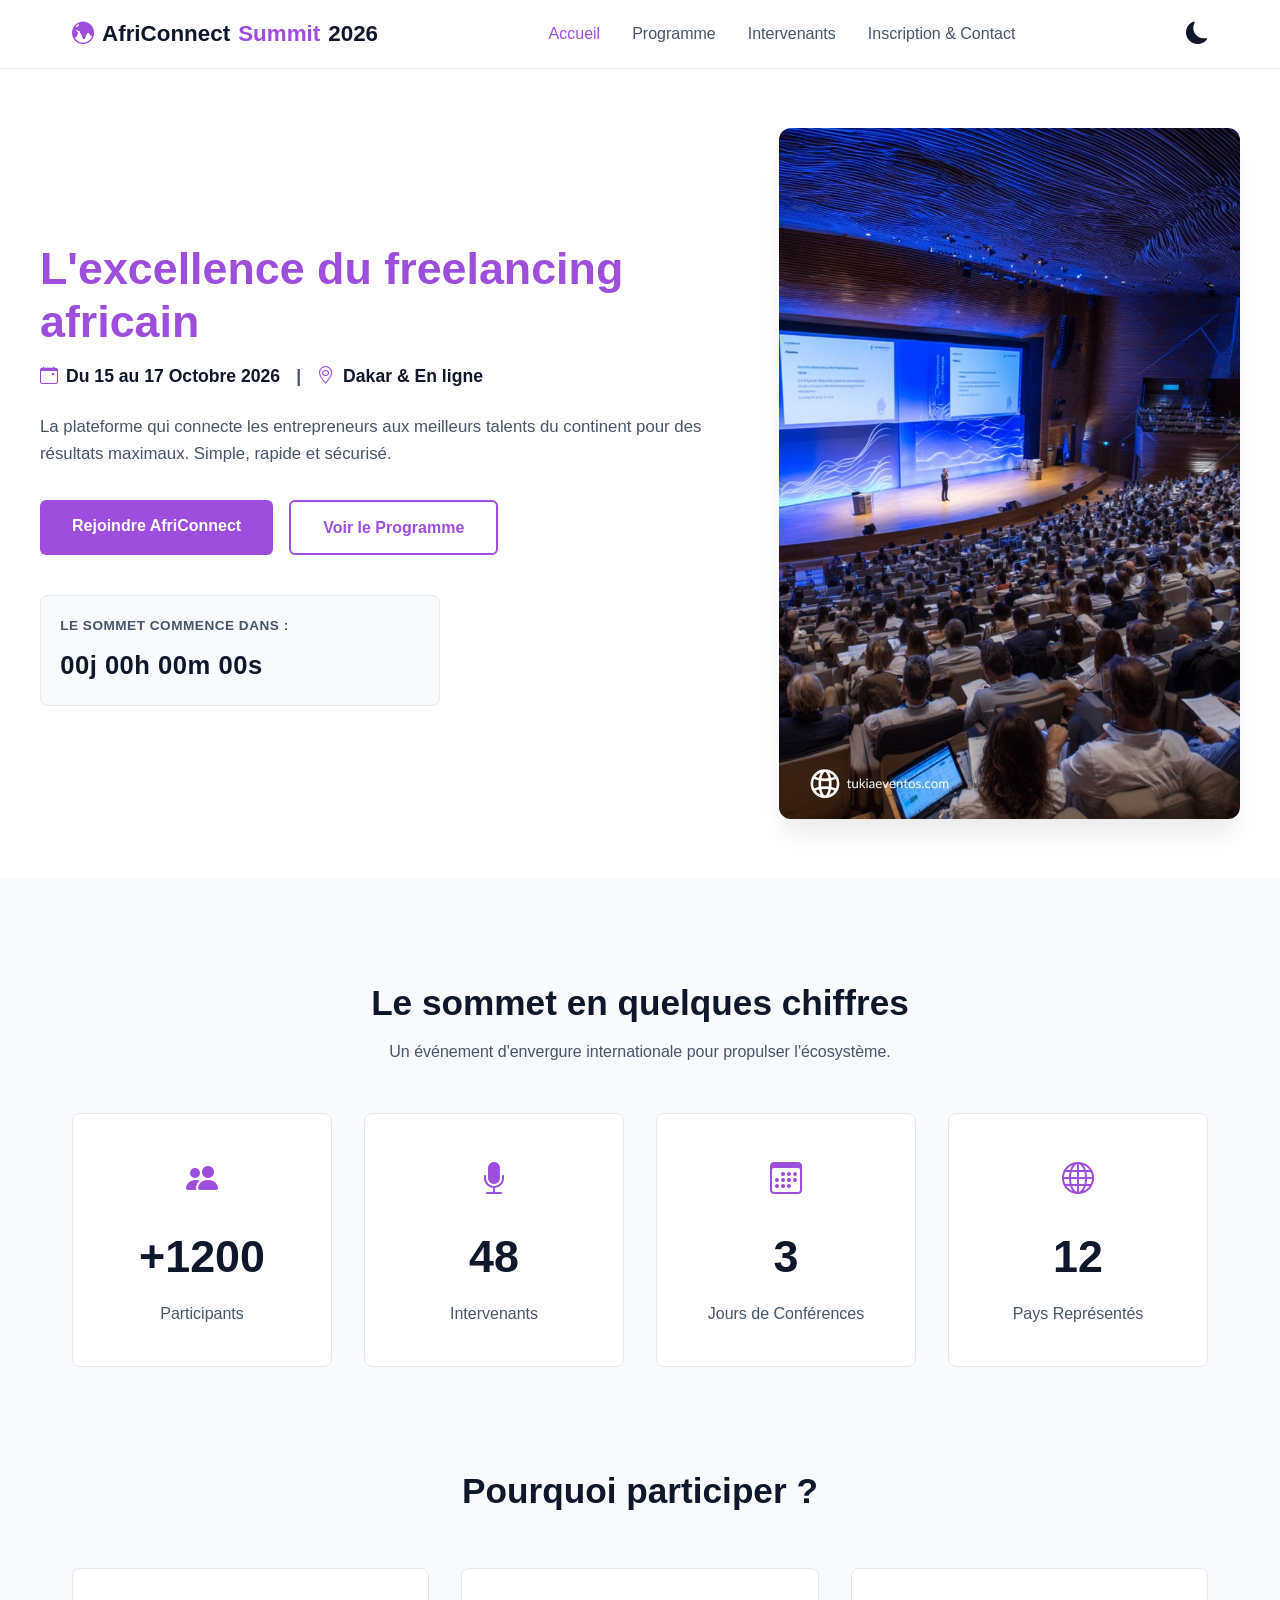
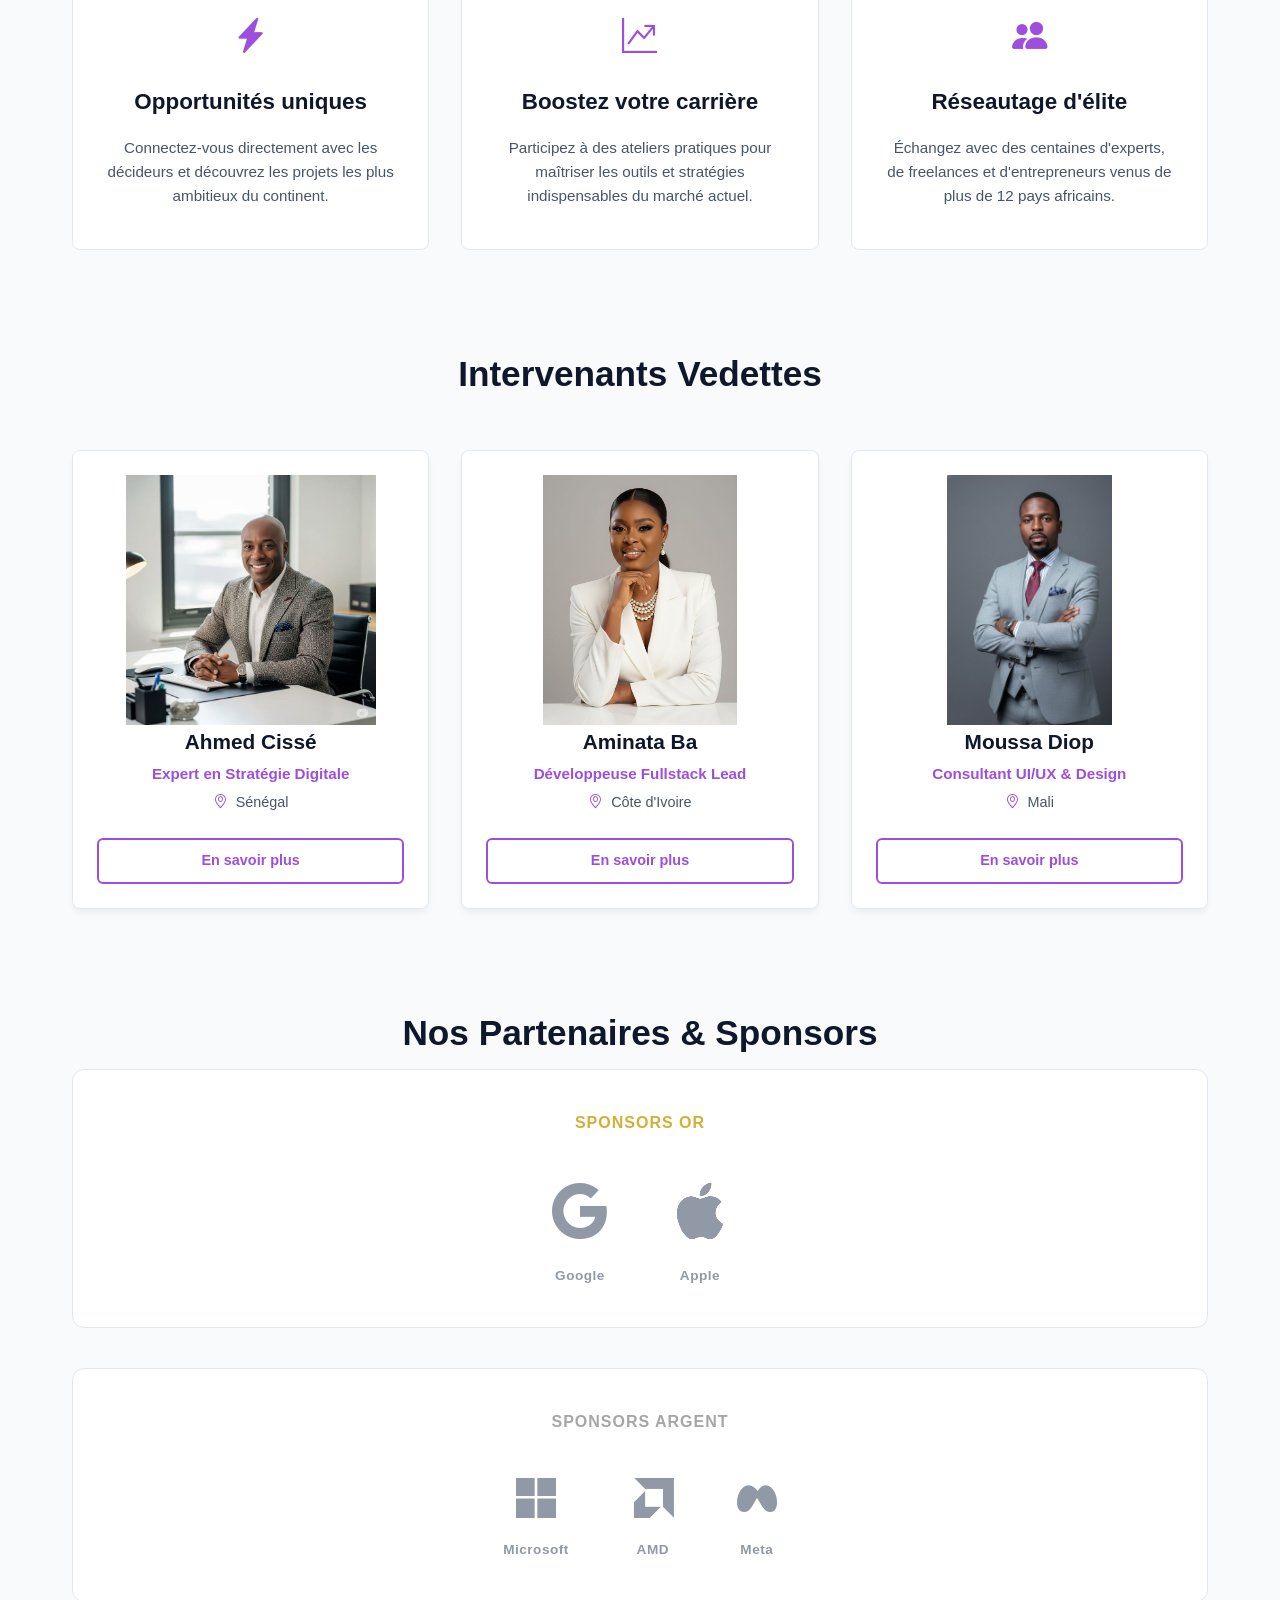
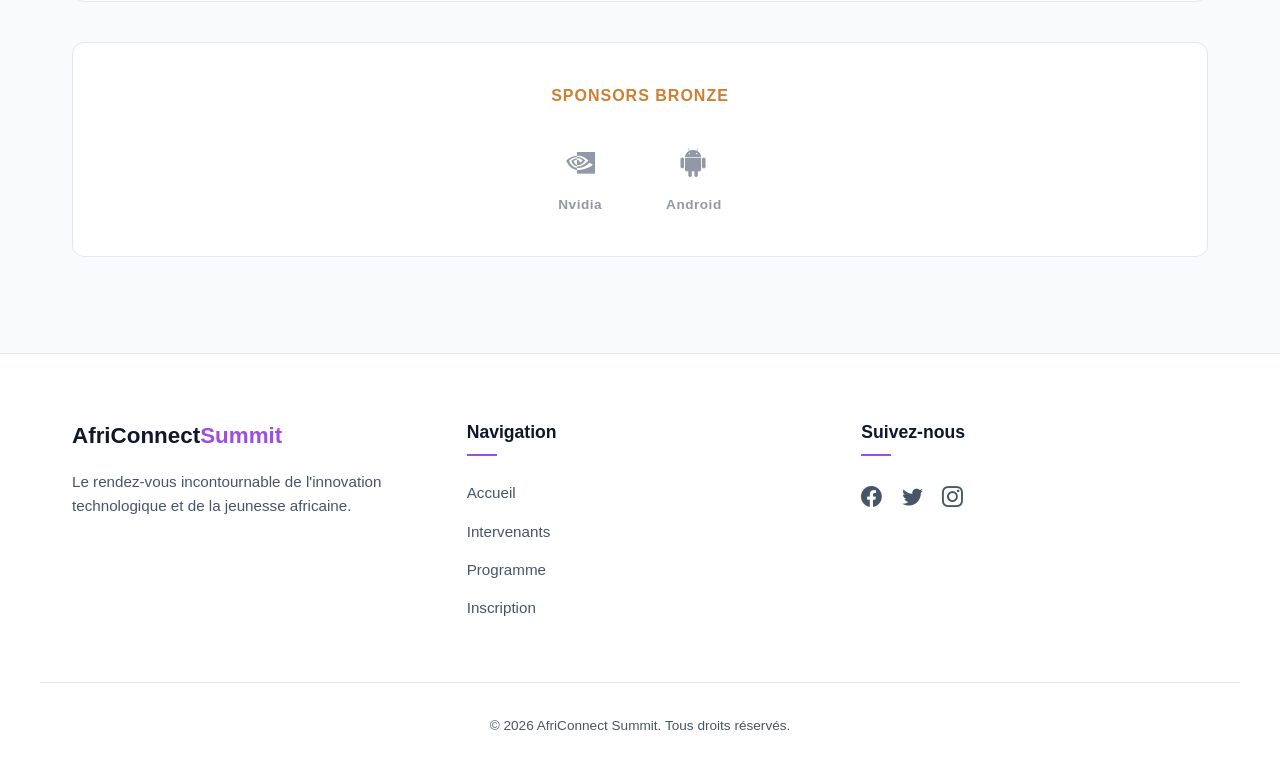
<file: index.html>
<!DOCTYPE html>
<html lang="fr">
<head>
    <meta charset="UTF-8">
    <meta name="viewport" content="width=device-width, initial-scale=1.0">
    <title>AfriConnect Summit 2026 | Accueil</title>
    <link rel="stylesheet" href="https://cdn.jsdelivr.net/npm/bootstrap-icons@1.11.3/font/bootstrap-icons.min.css">
    <link rel="stylesheet" href="style.css">
</head>
<body id="top">

    <!-- NAVBAR -->
    <header>
        <nav class="navbar">
            <div class="nav-logo">
                <a href="index.html"><i class="bi bi-globe-central-south-asia"></i> AfriConnect<span>Summit</span> 2026</a>
            </div>
            <ul class="nav-links">
                <li><a href="index.html" class="active">Accueil</a></li>
                <li><a href="programme.html">Programme</a></li>
                <li><a href="intervenants.html">Intervenants</a></li>
                <li><a href="contact.html">Inscription & Contact</a></li>
                
            </ul>
            <div class="nav-actions">
                <button id="theme-toggle" aria-label="Changer de thème"><i class="bi bi-moon-fill"></i></button>
                <button class="hamburger" aria-label="Ouvrir le menu"><i class="bi bi-list"></i></button>
            </div>
        </nav>
    </header>

    <main>
        <!-- SECTION HERO CONFORME AU CAHIER DES CHARGES -->
        <section class="hero-section">
            <div class="hero-container">
                
                <!-- Contenu Texte -->
                <div class="hero-content">
                    <h1>L'excellence du freelancing africain</h1>
                    
                    <!-- Sous-titre obligatoire : dates et lieu fictifs -->
                    <p class="hero-subtitle">
                        <i class="bi bi-calendar-event"></i> Du 15 au 17 Octobre 2026 
                        <span class="separator">|</span> 
                        <i class="bi bi-geo-alt"></i> Dakar & En ligne
                    </p>
                    
                    <p class="hero-desc">La plateforme qui connecte les entrepreneurs aux meilleurs talents du continent pour des résultats maximaux. Simple, rapide et sécurisé.</p>
                    
                    <!-- Les deux boutons CTA -->
                    <div class="hero-buttons">
                        <a href="contact.html" class="btn-hero btn-mauve-plein">Rejoindre AfriConnect</a>
                        <a href="programme.html" class="btn-hero btn-mauve-outline">Voir le Programme</a>
                    </div>

                    <!-- Compte à rebours en temps réel -->
                    <div class="countdown-wrapper">
                        <h3>Le sommet commence dans :</h3>
                        <div id="countdown">
                            <span id="days">00</span>j 
                            <span id="hours">00</span>h 
                            <span id="minutes">00</span>m 
                            <span id="seconds">00</span>s
                        </div>
                    </div>
                </div>

                
                <div class="hero-image">
                    <img src="images/hero.jfif" alt="Équipe AfriConnect">
                </div>

            </div>
        </section>
        <!-- SECTION CHIFFRES CLÉS CONFORME AU SUJET -->
        <section class="stats-section">
            <h2 class="section-title">Le sommet en quelques chiffres</h2>
            <p class="section-subtitle">Un événement d'envergure internationale pour propulser l'écosystème.</p>
            
            <!-- Grille de 4 colonnes en CSS Grid -->
            <div class="stats-grid">
                
                <!-- Carte 1 : Participants -->
                <div class="stat-card">
                    <div class="stat-icon"><i class="bi bi-people-fill"></i></div>
                    <h3 class="stat-number" data-target="1200">+0</h3>
                    <p class="stat-label">Participants</p>
                </div>

                <!-- Carte 2 : Intervenants -->
                <div class="stat-card">
                    <div class="stat-icon"><i class="bi bi-mic-fill"></i></div>
                    <h3 class="stat-number" data-target="48">0</h3>
                    <p class="stat-label">Intervenants</p>
                </div>

                <!-- Carte 3 : Jours -->
                <div class="stat-card">
                    <div class="stat-icon"><i class="bi bi-calendar3"></i></div>
                    <h3 class="stat-number" data-target="3">0</h3>
                    <p class="stat-label">Jours de Conférences</p>
                </div>

                <!-- Carte 4 : Pays -->
                <div class="stat-card">
                    <div class="stat-icon"><i class="bi bi-globe"></i></div>
                    <h3 class="stat-number" data-target="12">0</h3>
                    <p class="stat-label">Pays Représentés</p>
                </div>

            </div>
        </section>
        <!-- SECTION POURQUOI PARTICIPER CONFORME AU SUJET (3 ARGUMENTS) -->
        <section class="why-section">
            <h2 class="section-title">Pourquoi participer ?</h2>
            
            <!-- Conteneur principal géré en Flexbox -->
            <div class="why-flex-container">
                
                <!-- Argument 1 -->
                <div class="why-card">
                    <div class="why-icon"><i class="bi bi-lightning-charge-fill"></i></div>
                    <h3>Opportunités uniques</h3>
                    <p>Connectez-vous directement avec les décideurs et découvrez les projets les plus ambitieux du continent.</p>
                </div>

                <!-- Argument 2 -->
                <div class="why-card">
                    <div class="why-icon"><i class="bi bi-graph-up-arrow"></i></div>
                    <h3>Boostez votre carrière</h3>
                    <p>Participez à des ateliers pratiques pour maîtriser les outils et stratégies indispensables du marché actuel.</p>
                </div>

                <!-- Argument 3 -->
                <div class="why-card">
                    <div class="why-icon"><i class="bi bi-people-fill"></i></div>
                    <h3>Réseautage d'élite</h3>
                    <p>Échangez avec des centaines d'experts, de freelances et d'entrepreneurs venus de plus de 12 pays africains.</p>
                </div>

            </div>
        </section>
        <!-- SECTION INTERVENANTS VEDETTES-->
        <section class="speakers-section">
            <h2 class="section-title">Intervenants Vedettes</h2>
            
            <div class="speakers-grid">
                
                <!-- Intervenant 1 : Ahmed Cissé -->
                <div class="speaker-card">
                    <div class="speaker-img">
                        <img src="images/intervenant9.jfif" alt="Ahmed Cissé">
                    </div>
                    <h3>Ahmed Cissé</h3>
                    <p class="speaker-role">Expert en Stratégie Digitale</p>
                    <p class="speaker-country"><i class="bi bi-geo-alt"></i> Sénégal</p>
                    <a href="intervenants.html" class="btn-speaker-more">En savoir plus</a>
                </div>

                <!-- Intervenant 2 : Aminata Ba -->
                <div class="speaker-card">
                    <div class="speaker-img">
                        <img src="images/intervenant1.jfif" alt="Aminata Ba">
                    </div>
                    <h3>Aminata Ba</h3>
                    <p class="speaker-role">Développeuse Fullstack Lead</p>
                    <p class="speaker-country"><i class="bi bi-geo-alt"></i> Côte d'Ivoire</p>
                    <a href="intervenants.html" class="btn-speaker-more">En savoir plus</a>
                </div>

                <!-- Intervenant 3 : Moussa Diop -->
                <div class="speaker-card">
                    <div class="speaker-img">
                        <img src="images/intervenant2.jfif" alt="Moussa Diop">
                    </div>
                    <h3>Moussa Diop</h3>
                    <p class="speaker-role">Consultant UI/UX & Design</p>
                    <p class="speaker-country"><i class="bi bi-geo-alt"></i> Mali</p>
                    <a href="intervenants.html" class="btn-speaker-more">En savoir plus</a>
                </div>

            </div>
        </section>
        <!-- SECTION SPONSORS (AVEC ICÔNES BOOTSTRAP) -->
        <section class="sponsors-section">
            <h2 class="section-title">Nos Partenaires & Sponsors</h2>
            
            <!-- NIVEAU 1 : SPONSORS OR -->
            <div class="sponsors-level level-gold">
                <h3 class="level-title gold">Sponsors Or</h3>
                <div class="sponsors-flex">
                    <div class="sponsor-icon-wrapper">
                        <i class="bi bi-google"></i>
                        <span class="sponsor-name">Google</span>
                    </div>
                    <div class="sponsor-icon-wrapper">
                        <i class="bi bi-apple"></i>
                        <span class="sponsor-name">Apple</span>
                    </div>
                </div>
            </div>

            <!-- NIVEAU 2 : SPONSORS ARGENT -->
            <div class="sponsors-level level-silver">
                <h3 class="level-title silver">Sponsors Argent</h3>
                <div class="sponsors-flex">
                    <div class="sponsor-icon-wrapper">
                        <i class="bi bi-microsoft"></i>
                        <span class="sponsor-name">Microsoft</span>
                    </div>
                    <div class="sponsor-icon-wrapper">
                        <i class="bi bi-amd"></i>
                        <span class="sponsor-name">AMD</span>
                    </div>
                    <div class="sponsor-icon-wrapper">
                        <i class="bi bi-meta"></i>
                        <span class="sponsor-name">Meta</span>
                    </div>
                </div>
            </div>

            <!-- NIVEAU 3 : SPONSORS BRONZE -->
            <div class="sponsors-level level-bronze">
                <h3 class="level-title bronze">Sponsors Bronze</h3>
                <div class="sponsors-flex">
                    <div class="sponsor-icon-wrapper">
                        <i class="bi bi-nvidia"></i>
                        <span class="sponsor-name">Nvidia</span>
                    </div>
                    <div class="sponsor-icon-wrapper">
                        <i class="bi bi-android2"></i>
                        <span class="sponsor-name">Android</span>
                    </div>
                </div>
            </div>
        </section>
    </main>

    <!-- FOOTER -->
    <footer class="site-footer">
        <div class="footer-container">
            
            <!-- À propos / Logo -->
            <div class="footer-column footer-about">
                <h3 class="footer-logo">AfriConnect<span>Summit</span></h3>
                <p>Le rendez-vous incontournable de l'innovation technologique et de la jeunesse africaine.</p>
            </div>

            <!--  Liens de navigation -->
            <div class="footer-column">
                <h4>Navigation</h4>
                <ul class="footer-links">
                    <li><a href="index.html">Accueil</a></li>
                    <li><a href="intervenants.html">Intervenants</a></li>
                    <li><a href="programme.html">Programme</a></li>
                    <li><a href="inscription.html">Inscription</a></li>
                </ul>
            </div>

            <!--  Réseaux Sociaux -->
            <div class="footer-column">
                <h4>Suivez-nous</h4>
                <div class="footer-socials">
                    <a href="#" aria-label="Facebook"><i class="bi bi-facebook"></i></a>
                    <a href="#" aria-label="Twitter "><i class="bi bi-twitter"></i></a>
                    
                    <a href="#" aria-label="Instagram"><i class="bi bi-instagram"></i></a>
                </div>
            </div>

        </div>

        <!--  Mentions légales & Copyright -->
        <div class="footer-bottom">
            <p>&copy; 2026 AfriConnect Summit. Tous droits réservés.</p>
        </div>
        
    </footer>

    <script src="js/main.js"></script>
    <a href="#top" class="back-to-top" aria-label="Retour en haut">
    <i class="bi bi-arrow-up-short"></i>
</a>
</body>
</html>
</file>
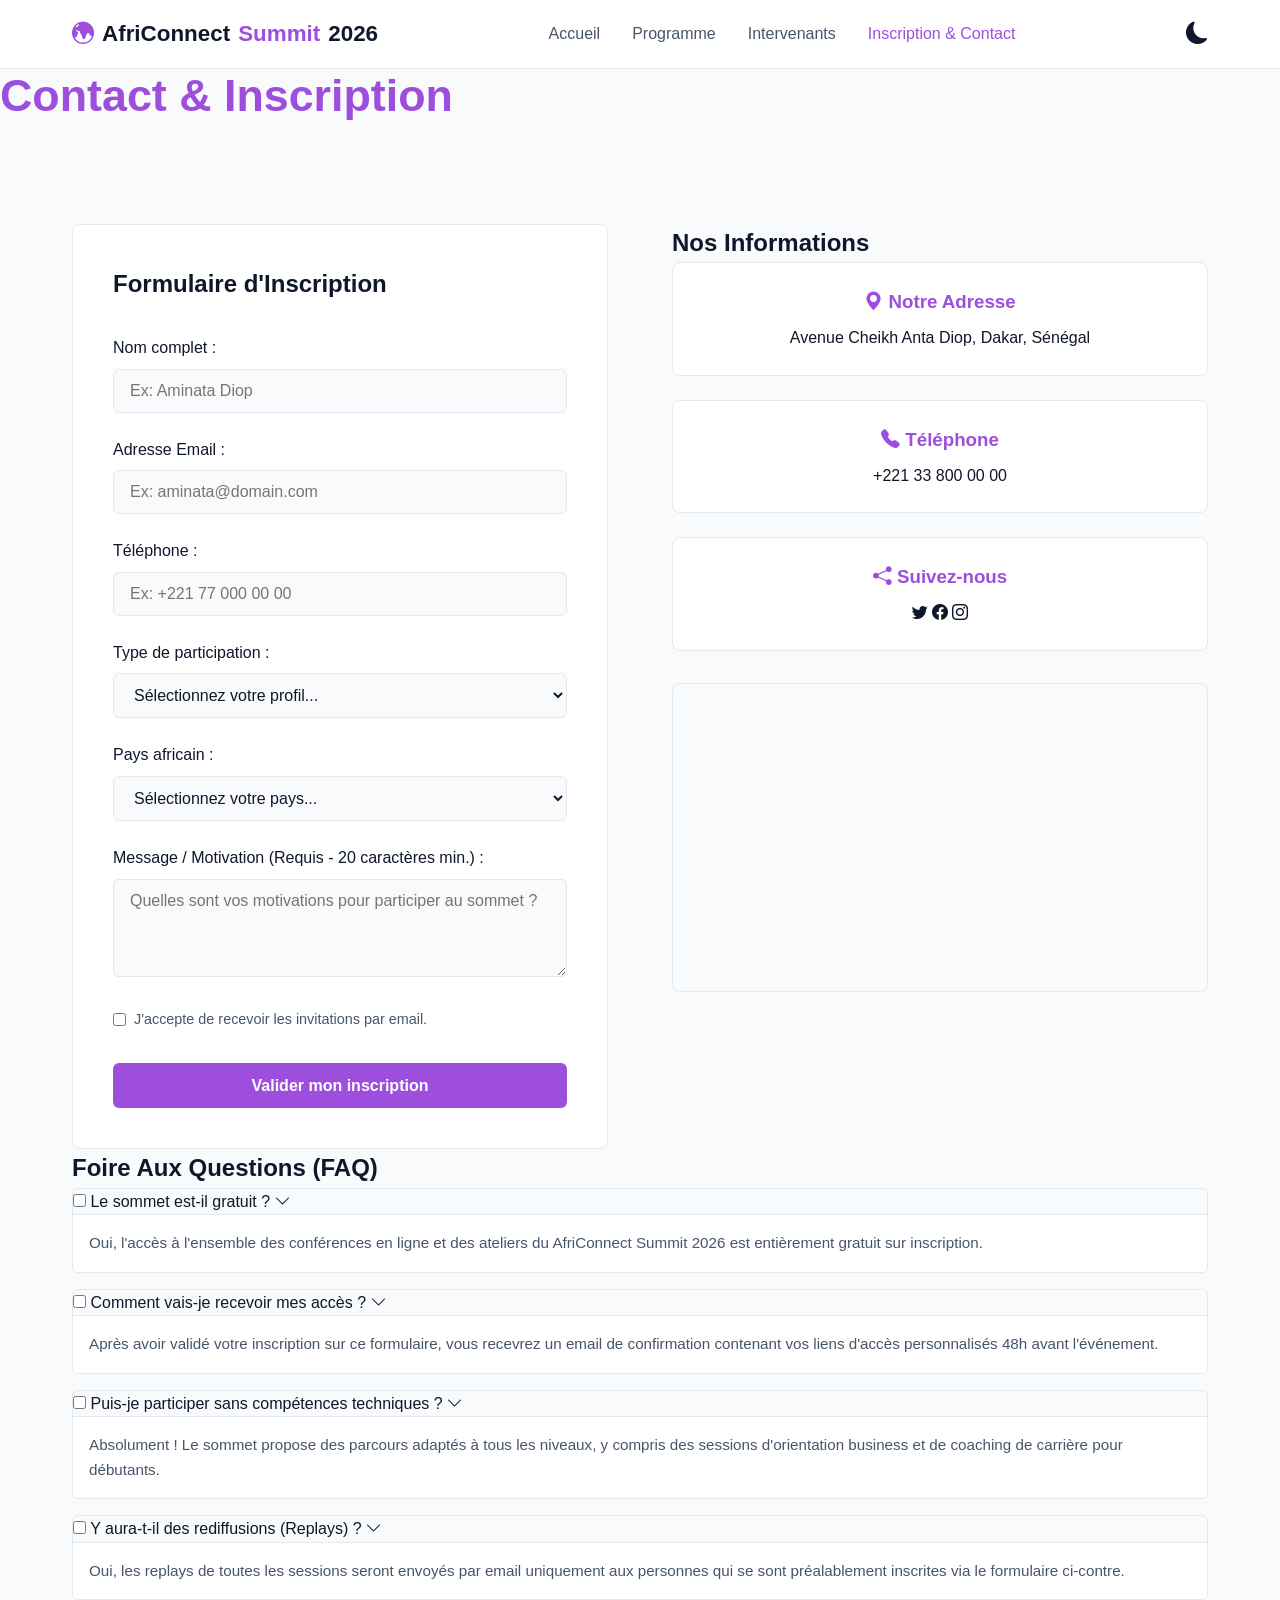
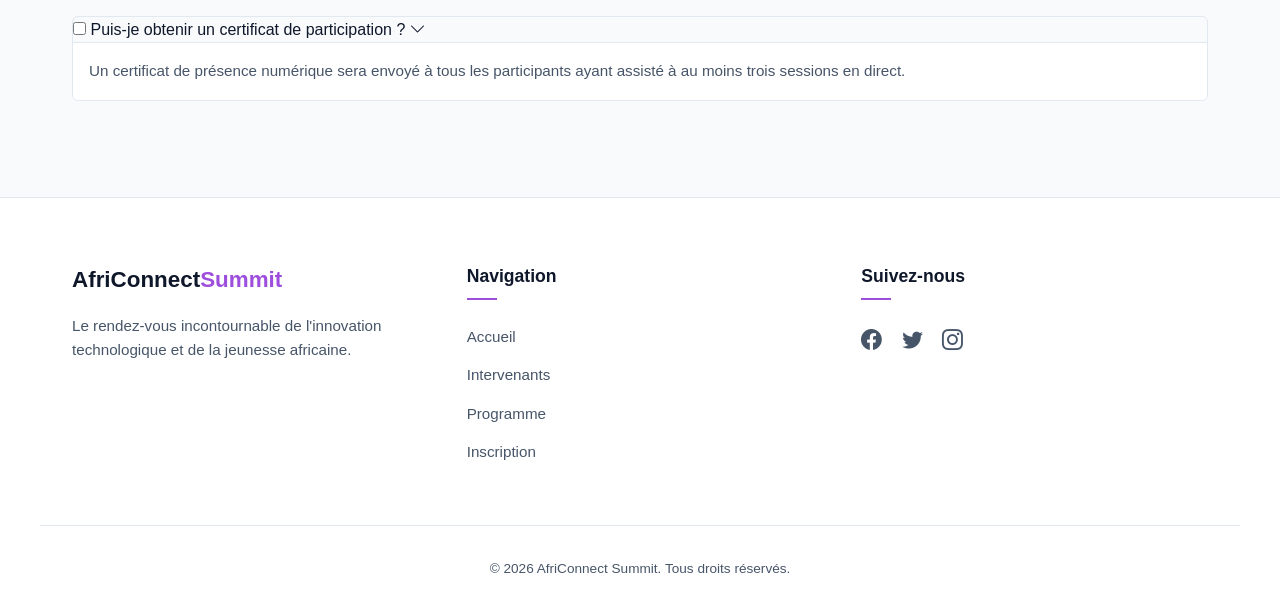
<file: contact.html>
<!DOCTYPE html>
<html lang="fr">
<head>
    <meta charset="UTF-8">
    <meta name="viewport" content="width=device-width, initial-scale=1.0">
    <title>AfriConnect Summit 2026 | Inscription & Contact</title>
    <link rel="stylesheet" href="https://cdn.jsdelivr.net/npm/bootstrap-icons@1.11.3/font/bootstrap-icons.min.css">
    <link rel="stylesheet" href="style.css">
</head>
<body>
    <!-- NAVBAR -->
    <header>
        <nav class="navbar">
            <div class="nav-logo">
                <a href="index.html"><i class="bi bi-globe-central-south-asia"></i> AfriConnect<span>Summit</span> 2026</a>
            </div>
            <ul class="nav-links">
                <li><a href="index.html">Accueil</a></li>
                <li><a href="programme.html">Programme</a></li>
                <li><a href="intervenants.html">Intervenants</a></li>
                <li><a href="contact.html" class="active">Inscription & Contact</a></li>
                
            </ul>
            <div class="nav-actions">
                <button id="theme-toggle" aria-label="Changer de thème"><i class="bi bi-moon-fill"></i></button>
                <button class="hamburger" aria-label="Ouvrir le menu"><i class="bi bi-list"></i></button>
            </div>
        </nav>
    </header>


    <main>
        <!-- 1. HERO INTERNE AVEC FIL D'ARIANE -->
        <section class="hero-interne">
            <div class="hero-content">
                <h1>Contact & Inscription</h1>
                <nav class="breadcrumb">
                    <a href="index.html">Accueil</a> <i class="bi bi-chevron-right"></i> 
                </nav>
            </div>
        </section>

        <!-- SECTION PRINCIPALE -->
        <section class="contact-section">
            
            <!-- 2. DEUX COLONNES FLEXBOX / GRID -->
            <div class="contact-container">
                
                <!-- COLONNE GAUCHE : FORMULAIRE D'INSCRIPTION -->
                <div class="form-wrapper">
                    <h2>Formulaire d'Inscription</h2>
                    <form id="registration-form" action="#" method="POST" novalidate>
                        
                        <div class="form-group">
                            <label for="fullname">Nom complet :</label>
                            <input type="text" id="fullname" name="fullname" placeholder="Ex: Aminata Diop" required>
                            <span class="error-message" id="fullname-error"></span>
                        </div>

                        <div class="form-group">
                            <label for="email">Adresse Email :</label>
                            <input type="email" id="email" name="email" placeholder="Ex: aminata@domain.com" required>
                            <span class="error-message" id="email-error"></span>
                        </div>

                        <!-- AJOUT : TÉLÉPHONE (Requis) -->
                        <div class="form-group">
                            <label for="phone">Téléphone :</label>
                            <input type="tel" id="phone" name="phone" placeholder="Ex: +221 77 000 00 00" required>
                            <span class="error-message" id="phone-error"></span>
                        </div>

                        <div class="form-group">
                            <label for="profile-type">Type de participation :</label>
                            <select id="profile-type" name="profile-type" required>
                                <option value="" disabled selected>Sélectionnez votre profil...</option>
                                <option value="freelance">Freelance / Indépendant</option>
                                <option value="entrepreneur">Porteur de projet / Recruteur</option>
                                <option value="student">Étudiant en Tech/Design</option>
                                <option value="other">Autre</option>
                            </select>
                            <span class="error-message" id="profile-error"></span>
                        </div>

                        <!-- AJOUT : SELECT PAYS AFRICAINS (Minimum 10 pays) -->
                        <div class="form-group">
                            <label for="country">Pays africain :</label>
                            <select id="country" name="country" required>
                                <option value="" disabled selected>Sélectionnez votre pays...</option>
                                <option value="SN">Sénégal</option>
                                <option value="CI">Côte d'Ivoire</option>
                                <option value="MA">Maroc</option>
                                <option value="CM">Cameroun</option>
                                <option value="MG">Madagascar</option>
                                <option value="DZ">Algérie</option>
                                <option value="TN">Tunisie</option>
                                <option value="CD">RDC</option>
                                <option value="NG">Nigeria</option>
                                <option value="BF">Burkina Faso</option>
                            </select>
                            <span class="error-message" id="country-error"></span>
                        </div>

                        <!-- AJOUT : TEXTAREA OBLIGATOIRE (Motivation minimum 20 car.) -->
                        <div class="form-group">
                            <label for="message">Message / Motivation (Requis - 20 caractères min.) :</label>
                            <textarea id="message" name="message" rows="4" placeholder="Quelles sont vos motivations pour participer au sommet ?" required></textarea>
                            <span class="error-message" id="message-error"></span>
                        </div>

                        <div class="form-group checkbox-group">
                            <input type="checkbox" id="terms" name="terms" required>
                            <label for="terms">J'accepte de recevoir les invitations par email.</label>
                            <span class="error-message" id="terms-error"></span>
                        </div>

                        <button type="submit" class="btn-submit">Valider mon inscription</button>
                    </form>
                </div>

                <!-- COLONNE DROITE : INFORMATIONS & GOOGLE MAPS -->
                <div class="info-sidebar">
                    <h2>Nos Informations</h2>
                    
                    <div class="info-contact-grid">
                        <div class="info-card">
                            <h3><i class="bi bi-geo-alt-fill"></i> Notre Adresse</h3>
                            <p>Avenue Cheikh Anta Diop, Dakar, Sénégal</p>
                        </div>
                        <div class="info-card">
                            <h3><i class="bi bi-telephone-fill"></i> Téléphone</h3>
                            <p>+221 33 800 00 00</p>
                        </div>
                        <div class="info-card">
                            <h3><i class="bi bi-share-fill"></i> Suivez-nous</h3>
                            <div class="social-links">
                                <a href="#" aria-label="Twitter"><i class="bi bi-twitter"></i></a>
                                <a href="#" aria-label="Facebook"><i class="bi bi-facebook"></i></a>
                                <a href="#" aria-label="Instagram"><i class="bi bi-instagram"></i></a>
                            </div>
                        </div>
                    </div>

                    <!-- INTEGRATION REPOSITIONNÉE DE LA CARTE GOOGLE MAPS -->
                    <div class="map-wrapper">
                        <iframe src="https://www.google.com/maps/embed?pb=!1m18!1m12!1m3!1d123488.80135092446!2d-17.548228728191066!3d14.711175941876313!2m3!1f0!2f0!3f0!3m2!1i1024!2i768!4f13.1!3m3!1m2!1s0xec172f5b3c5bb71%3A0xb17c17d92d5db21f!2sDakar!5e0!3m2!1sfr!2ssn!4v1783647161227!5m2!1sfr!2ssn" width="100%" height="300" style="border:0;" allowfullscreen="" loading="lazy" referrerpolicy="strict-origin-when-cross-origin"></iframe>
                    </div>
                </div>

            </div> <!-- Fin contact-container -->

            <!-- 3. ACCORDÉON FAQ EN CSS PUR (Astuce des Checkboxes) -->
            <div class="faq-section-wrapper">
                <h2>Foire Aux Questions (FAQ)</h2>
                
                <div class="faq-accordion">
                    
                    <!-- Question 1 -->
                    <div class="faq-item">
                        <input type="checkbox" id="faq-1" class="faq-toggle">
                        <label for="faq-1" class="faq-title">Le sommet est-il gratuit ? <i class="bi bi-chevron-down"></i></label>
                        <div class="faq-content">
                            <p>Oui, l'accès à l'ensemble des conférences en ligne et des ateliers du AfriConnect Summit 2026 est entièrement gratuit sur inscription.</p>
                        </div>
                    </div>

                    <!-- Question 2 -->
                    <div class="faq-item">
                        <input type="checkbox" id="faq-2" class="faq-toggle">
                        <label for="faq-2" class="faq-title">Comment vais-je recevoir mes accès ? <i class="bi bi-chevron-down"></i></label>
                        <div class="faq-content">
                            <p>Après avoir validé votre inscription sur ce formulaire, vous recevrez un email de confirmation contenant vos liens d'accès personnalisés 48h avant l'événement.</p>
                        </div>
                    </div>

                    <!-- Question 3 -->
                    <div class="faq-item">
                        <input type="checkbox" id="faq-3" class="faq-toggle">
                        <label for="faq-3" class="faq-title">Puis-je participer sans compétences techniques ? <i class="bi bi-chevron-down"></i></label>
                        <div class="faq-content">
                            <p>Absolument ! Le sommet propose des parcours adaptés à tous les niveaux, y compris des sessions d'orientation business et de coaching de carrière pour débutants.</p>
                        </div>
                    </div>

                    <!-- Question 4 -->
                    <div class="faq-item">
                        <input type="checkbox" id="faq-4" class="faq-toggle">
                        <label for="faq-4" class="faq-title">Y aura-t-il des rediffusions (Replays) ? <i class="bi bi-chevron-down"></i></label>
                        <div class="faq-content">
                            <p>Oui, les replays de toutes les sessions seront envoyés par email uniquement aux personnes qui se sont préalablement inscrites via le formulaire ci-contre.</p>
                        </div>
                    </div>

                    <!-- Question 5 (AJOUTÉE POUR ARRIVER À 5) -->
                    <div class="faq-item">
                        <input type="checkbox" id="faq-5" class="faq-toggle">
                        <label for="faq-5" class="faq-title">Puis-je obtenir un certificat de participation ? <i class="bi bi-chevron-down"></i></label>
                        <div class="faq-content">
                            <p>Un certificat de présence numérique sera envoyé à tous les participants ayant assisté à au moins trois sessions en direct.</p>
                        </div>
                    </div>

                </div>
            </div>
            
        </section>
    </main>

    <!-- FOOTER -->
    <footer class="site-footer">
        <div class="footer-container">
            
            <!-- À propos / Logo -->
            <div class="footer-column footer-about">
                <h3 class="footer-logo">AfriConnect<span>Summit</span></h3>
                <p>Le rendez-vous incontournable de l'innovation technologique et de la jeunesse africaine.</p>
            </div>

            <!--  Liens de navigation -->
            <div class="footer-column">
                <h4>Navigation</h4>
                <ul class="footer-links">
                    <li><a href="index.html">Accueil</a></li>
                    <li><a href="intervenants.html">Intervenants</a></li>
                    <li><a href="programme.html">Programme</a></li>
                    <li><a href="inscription.html">Inscription</a></li>
                </ul>
            </div>

            <!--  Réseaux Sociaux -->
            <div class="footer-column">
                <h4>Suivez-nous</h4>
                <div class="footer-socials">
                    <a href="#" aria-label="Facebook"><i class="bi bi-facebook"></i></a>
                    <a href="#" aria-label="Twitter "><i class="bi bi-twitter"></i></a>
                    
                    <a href="#" aria-label="Instagram"><i class="bi bi-instagram"></i></a>
                </div>
            </div>

        </div>

        <!--  Mentions légales & Copyright -->
        <div class="footer-bottom">
            <p>&copy; 2026 AfriConnect Summit. Tous droits réservés.</p>
        </div>
        
    </footer>
    <script src="js/main.js"></script>
    <a href="#top" class="back-to-top" aria-label="Retour en haut">
    <i class="bi bi-arrow-up-short"></i>
</a>


</body>
</html>
</file>
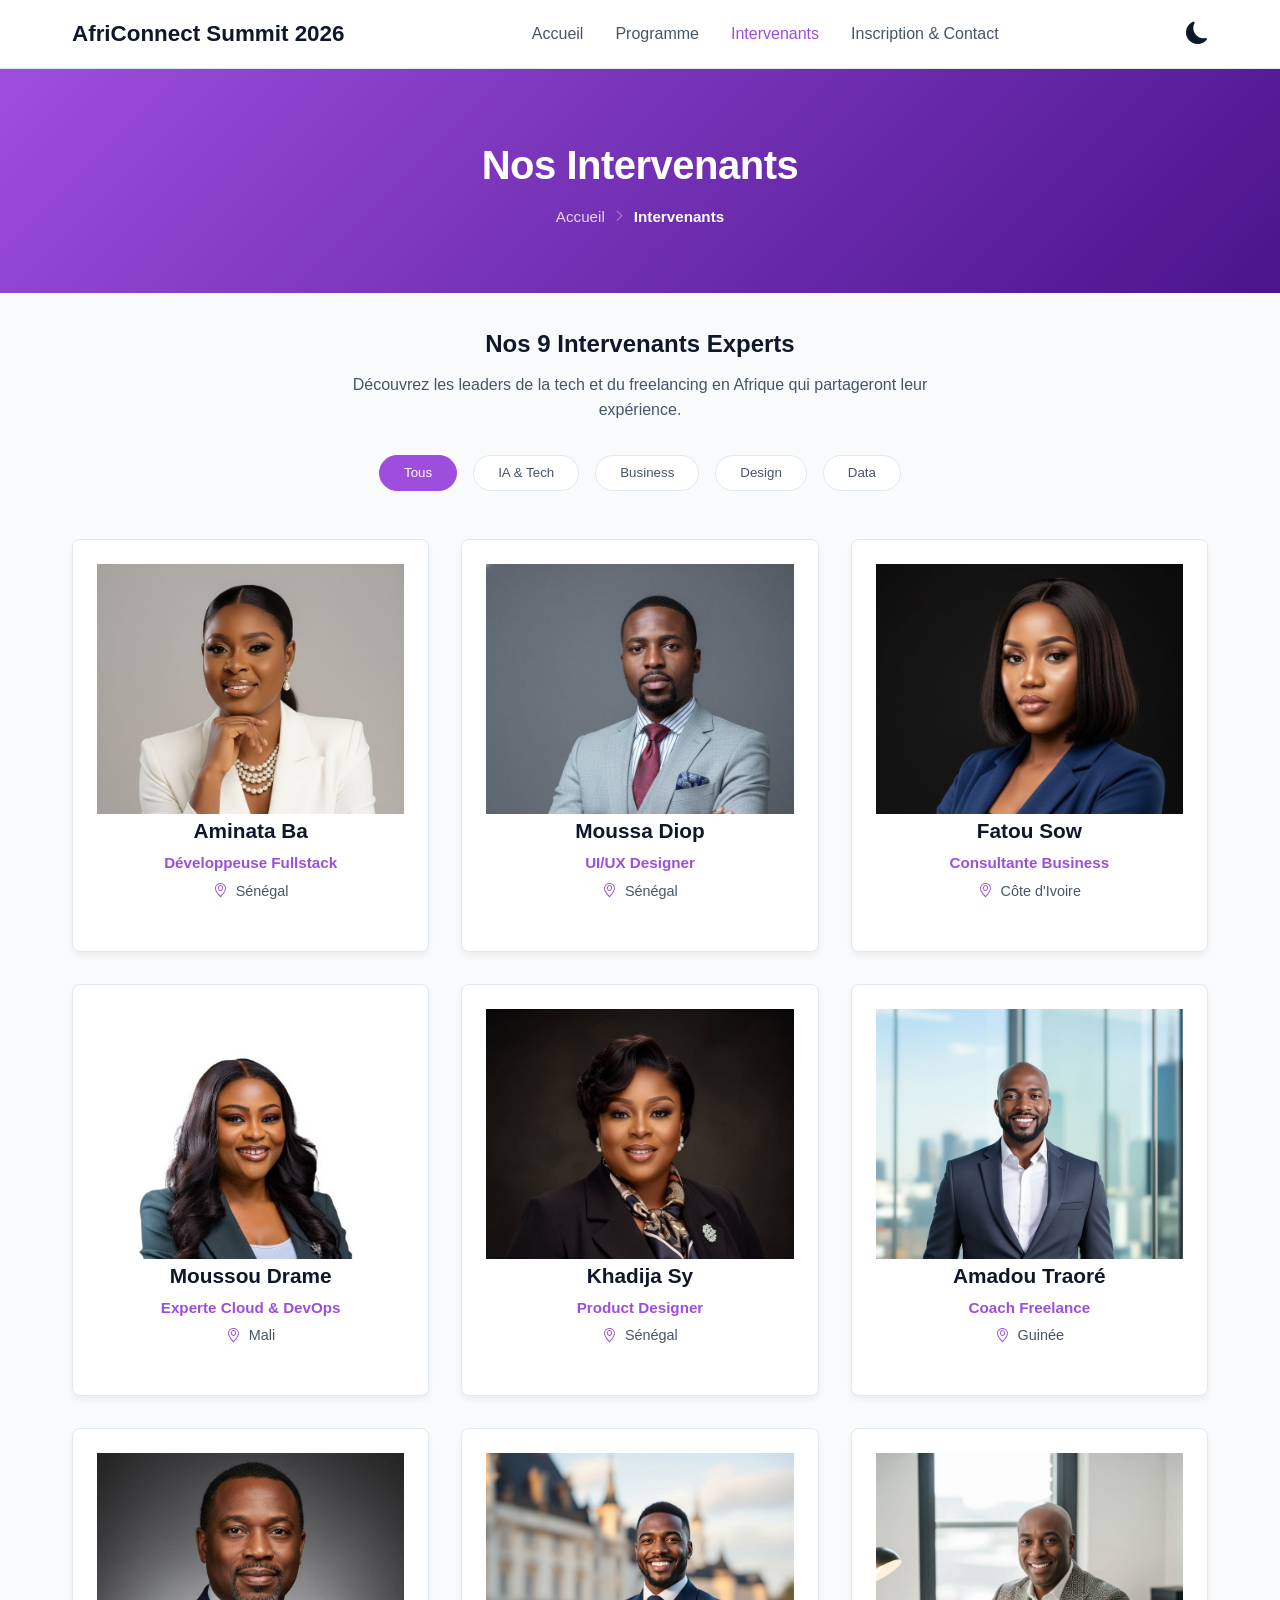
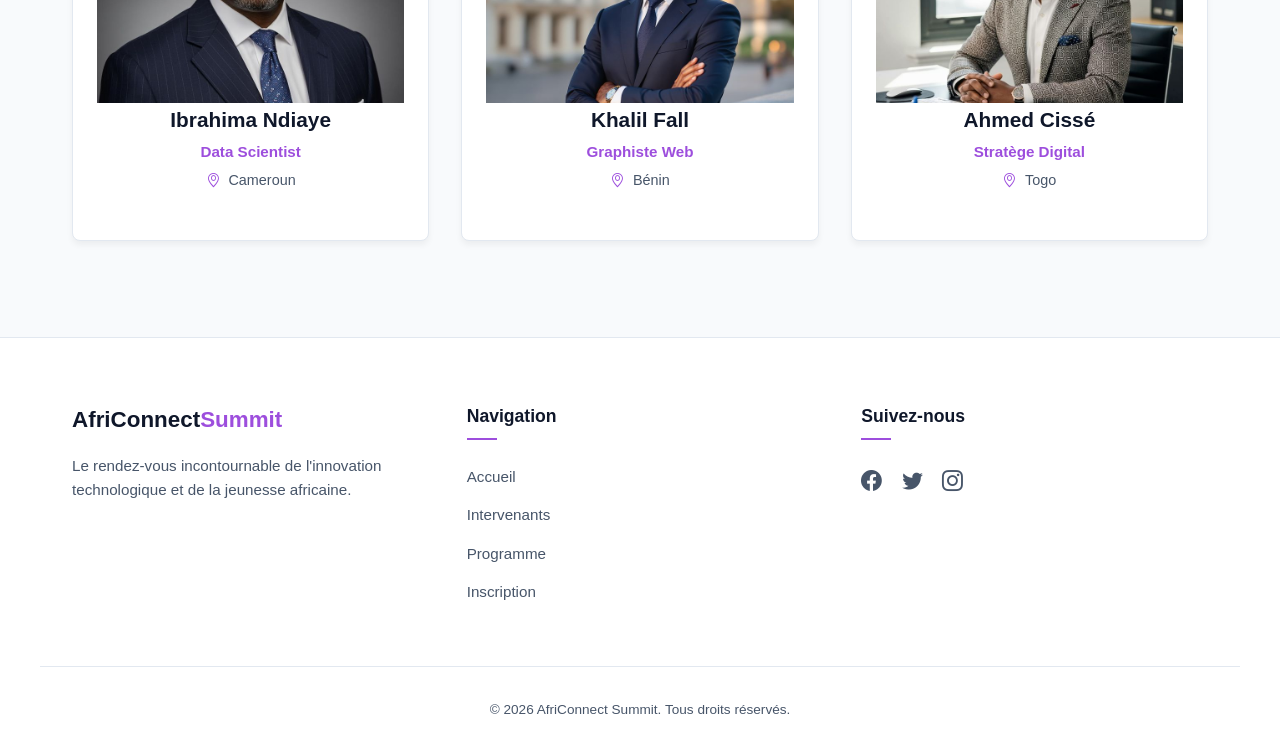
<file: intervenants.html>
<!DOCTYPE html>
<html lang="fr">
<head>
    <meta charset="UTF-8">
    <meta name="viewport" content="width=device-width, initial-scale=1.0">
    <title>AfriConnect Summit 2026 | Intervenants</title>
    <link rel="stylesheet" href="https://cdn.jsdelivr.net/npm/bootstrap-icons@1.11.3/font/bootstrap-icons.min.css">
    <link rel="stylesheet" href="style.css">
</head>
<body>

    <!-- NAVBAR -->
    <header>
        <nav class="navbar">
            <div class="nav-logo">
                <a href="index.html">AfriConnect Summit 2026</a>
            </div>
            <ul class="nav-links">
                <li><a href="index.html">Accueil</a></li>
                <li><a href="programme.html">Programme</a></li>
                <li><a href="intervenants.html" class="active">Intervenants</a></li>
                <li><a href="contact.html">Inscription & Contact</a></li>
            </ul>
            <div class="nav-actions">
                <button id="theme-toggle" aria-label="Changer de thème"><i class="bi bi-moon-fill"></i></button>
                <button class="hamburger" aria-label="Ouvrir le menu"><i class="bi bi-list"></i></button>
            </div>
        </nav>
    </header>

    <!-- HERO INTERNE -->
    <section class="internal-hero">
        <div class="hero-internal-container">
            <h1>Nos Intervenants</h1>
            <nav class="breadcrumb" aria-label="Fil d'Ariane">
                <a href="index.html">Accueil</a>
                <i class="bi bi-chevron-right"></i>
                <span class="current-page">Intervenants</span>
            </nav>
        </div>
    </section>

    <main>
        <section class="speakers-section">
            <h2>Nos 9 Intervenants Experts</h2>
            <p class="section-subtitle">Découvrez les leaders de la tech et du freelancing en Afrique qui partageront leur expérience.</p>

            <!-- Boutons de filtrage dynamiques  -->
            <div class="filter-buttons">
                <button class="btn-filter active" data-filter="all">Tous</button>
                <button class="btn-filter" data-filter="tech">IA & Tech</button>
                <button class="btn-filter" data-filter="business">Business</button>
                <button class="btn-filter" data-filter="design">Design</button>
                <button class="btn-filter" data-filter="data">Data</button>
            </div>

            <!-- Grille des 9 intervenants -->
            <div class="speakers-grid">
                
                <!-- Intervenant 1 -->
                <div class="speaker-card" data-category="tech">
                    <img src="images/intervenant1.jfif" alt="Aminata Ba">
                    <h3>Aminata Ba</h3>
                    <p class="speaker-role">Développeuse Fullstack</p>
                    <p class="speaker-country"><i class="bi bi-geo-alt"></i> Sénégal</p>
                </div>

                <!-- Intervenant 2 -->
                <div class="speaker-card" data-category="design">
                    <img src="images/intervenant2.jfif" alt="Moussa Diop">
                    <h3>Moussa Diop</h3>
                    <p class="speaker-role">UI/UX Designer</p>
                    <p class="speaker-country"><i class="bi bi-geo-alt"></i> Sénégal</p>
                </div>

                <!-- Intervenant 3 -->
                <div class="speaker-card" data-category="business">
                    <img src="images/intervenant3.jfif" alt="Fatou Sow">
                    <h3>Fatou Sow</h3>
                    <p class="speaker-role">Consultante Business</p>
                    <p class="speaker-country"><i class="bi bi-geo-alt"></i> Côte d'Ivoire</p>
                </div>

                <!-- Intervenant 4 -->
                <div class="speaker-card" data-category="tech">
                    <img src="images/intervenant5.jfif" alt="Moussou Drame">
                    <h3>Moussou Drame</h3>
                    <p class="speaker-role">Experte Cloud & DevOps</p>
                    <p class="speaker-country"><i class="bi bi-geo-alt"></i> Mali</p>
                </div>

                <!-- Intervenant 5 -->
                <div class="speaker-card" data-category="design">
                    <img src="images/intervenant4.jfif" alt="Khadija Sy">
                    <h3>Khadija Sy</h3>
                    <p class="speaker-role">Product Designer</p>
                    <p class="speaker-country"><i class="bi bi-geo-alt"></i> Sénégal</p>
                </div>

                <!-- Intervenant 6 -->
                <div class="speaker-card" data-category="business">
                    <img src="images/intervenant6.jfif" alt="Amadou Traoré">
                    <h3>Amadou Traoré</h3>
                    <p class="speaker-role">Coach Freelance</p>
                    <p class="speaker-country"><i class="bi bi-geo-alt"></i> Guinée</p>
                </div>

                <!-- Intervenant 7 -->
                <div class="speaker-card" data-category="data">
                    <img src="images/intervenant7.jfif" alt="Ibrahima Ndiaye">
                    <h3>Ibrahima Ndiaye</h3>
                    <p class="speaker-role">Data Scientist</p>
                    <p class="speaker-country"><i class="bi bi-geo-alt"></i> Cameroun</p>
                </div>

                <!-- Intervenant 8 -->
                <div class="speaker-card" data-category="design">
                    <img src="images/intervenant8.jfif" alt="Khalil Fall">
                    <h3>Khalil Fall</h3>
                    <p class="speaker-role">Graphiste Web</p>
                    <p class="speaker-country"><i class="bi bi-geo-alt"></i> Bénin</p>
                </div>

                <!-- Intervenant 9 -->
                <div class="speaker-card" data-category="business">
                    <img src="images/intervenant9.jfif" alt="Ahmed Cissé">
                    <h3>Ahmed Cissé</h3>
                    <p class="speaker-role">Stratège Digital</p>
                    <p class="speaker-country"><i class="bi bi-geo-alt"></i> Togo</p>
                </div>

            </div>
        </section>
    </section>

    <!-- FOOTER -->
    <footer class="site-footer">
        <div class="footer-container">
            <div class="footer-column footer-about">
                <h3 class="footer-logo">AfriConnect<span>Summit</span></h3>
                <p>Le rendez-vous incontournable de l'innovation technologique et de la jeunesse africaine.</p>
            </div>
            <div class="footer-column">
                <h4>Navigation</h4>
                <ul class="footer-links">
                    <li><a href="index.html">Accueil</a></li>
                    <li><a href="intervenants.html">Intervenants</a></li>
                    <li><a href="programme.html">Programme</a></li>
                    <li><a href="inscription.html">Inscription</a></li>
                </ul>
            </div>
            <div class="footer-column">
                <h4>Suivez-nous</h4>
                <div class="footer-socials">
                    <a href="#" aria-label="Facebook"><i class="bi bi-facebook"></i></a>
                    <a href="#" aria-label="Twitter "><i class="bi bi-twitter"></i></a>
                    
                    <a href="#" aria-label="Instagram"><i class="bi bi-instagram"></i></a>
                </div>
            </div>
        </div>
        <div class="footer-bottom">
            <p>&copy; 2026 AfriConnect Summit. Tous droits réservés.</p>
        </div>
    </footer>

    <script src="js/main.js"></script>
    <a href="#top" class="back-to-top" aria-label="Retour en haut">
        <i class="bi bi-arrow-up-short"></i>
    </a>
</body>
</html>
</file>
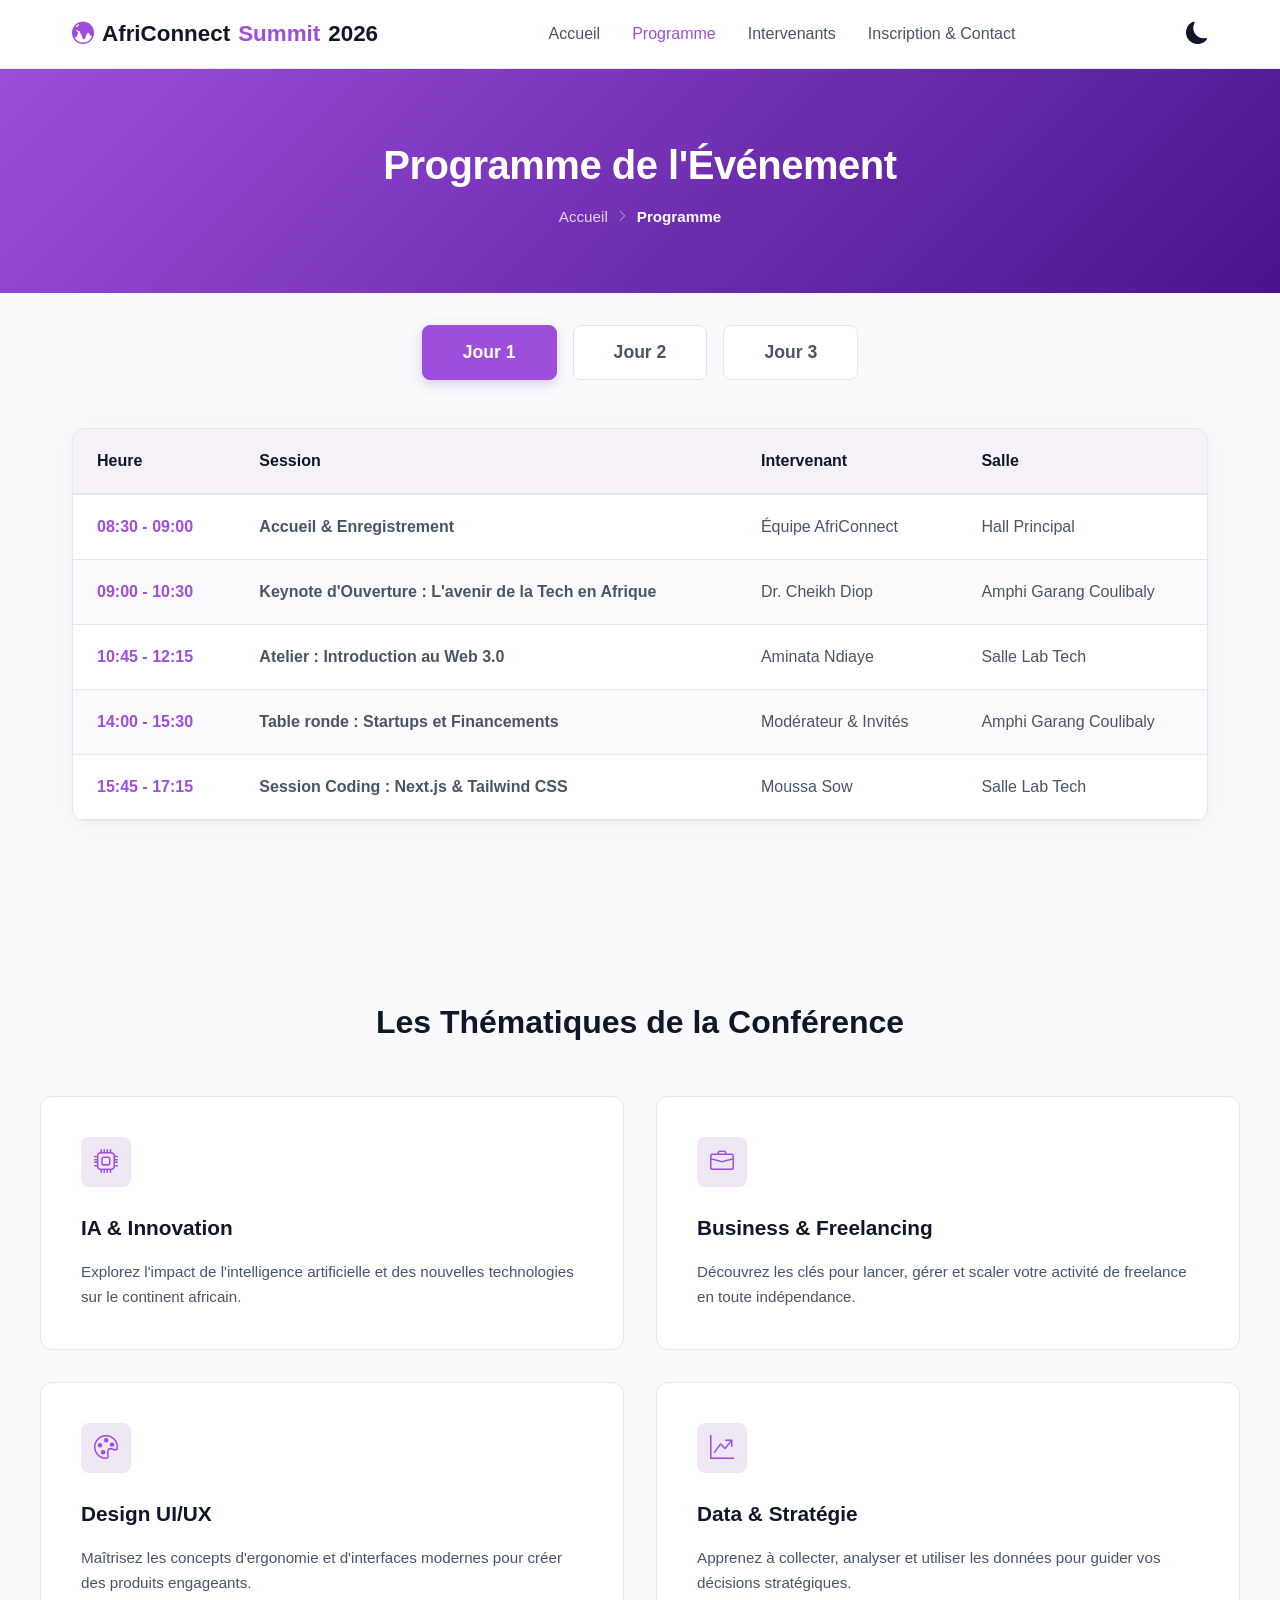
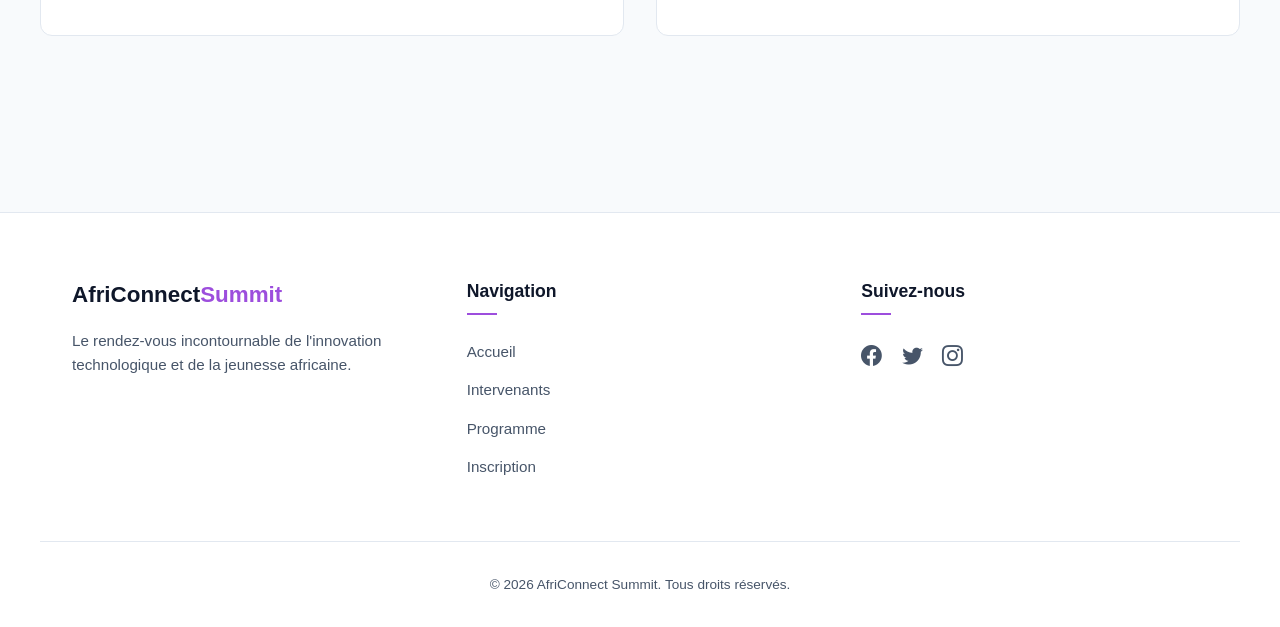
<file: programme.html>
<!DOCTYPE html>
<html lang="fr">
<head>
    <meta charset="UTF-8">
    <meta name="viewport" content="width=device-width, initial-scale=1.0">
    <title>AfriConnect Summit 2026 | Programme</title>
    <link rel="stylesheet" href="https://cdn.jsdelivr.net/npm/bootstrap-icons@1.11.3/font/bootstrap-icons.min.css">
    <link rel="stylesheet" href="style.css">
</head>
<body>

    <!-- NAVBAR -->
    <header>
        <nav class="navbar">
            <div class="nav-logo">
                <a href="index.html"><i class="bi bi-globe-central-south-asia"></i> AfriConnect<span>Summit</span> 2026</a>
            </div>
            <ul class="nav-links">
                <li><a href="index.html" >Accueil</a></li>
                <li><a href="programme.html" class="active">Programme</a></li>
                <li><a href="intervenants.html">Intervenants</a></li>
                <li><a href="contact.html">Inscription & Contact</a></li>
                
            </ul>
            <div class="nav-actions">
                <button id="theme-toggle" aria-label="Changer de thème"><i class="bi bi-moon-fill"></i></button>
                <button class="hamburger" aria-label="Ouvrir le menu"><i class="bi bi-list"></i></button>
            </div>
        </nav>
    </header>
        <section class="internal-hero">
            <div class="hero-internal-container">
                <h1>Programme de l'Événement</h1>
                <nav class="breadcrumb" aria-label="Fil d'Ariane">
                    <a href="index.html">Accueil</a>
                    <i class="bi bi-chevron-right"></i>
                    <span class="current-page">Programme</span>
                </nav>
            </div>
        </section>

    <main>
        <!-- SECTION PROGRAMME : ONGLETS ET PLANNINGS -->
        <section class="program-section">
    
            <!-- Les 3 Onglets de Navigation -->
            <div class="tab-navigation">
                <button class="tab-btn active" data-tab="jour1">Jour 1</button>
                <button class="tab-btn" data-tab="jour2">Jour 2</button>
                <button class="tab-btn" data-tab="jour3">Jour 3</button>
            </div>

            <!-- CONTENU DES PLANNINGS -->
            <div class="tab-contents-container">
                
                <!-- PLANNING JOUR 1 (Visible par défaut avec la classe 'active') -->
                <div id="jour1" class="tab-content active schedule-table-wrapper ">
                    <table class="schedule-table">
                        <thead>
                            <tr>
                                <th>Heure</th>
                                <th>Session</th>
                                <th>Intervenant</th>
                                <th>Salle</th>
                            </tr>
                        </thead>
                        <tbody>
                            <tr>
                                <td class="time-col">08:30 - 09:00</td>
                                <td class="session-title">Accueil & Enregistrement</td>
                                <td>Équipe AfriConnect</td>
                                <td>Hall Principal</td>
                            </tr>
                            <tr>
                                <td class="time-col">09:00 - 10:30</td>
                                <td class="session-title">Keynote d'Ouverture : L'avenir de la Tech en Afrique</td>
                                <td>Dr. Cheikh Diop</td>
                                <td>Amphi Garang Coulibaly</td>
                            </tr>
                            <tr>
                                <td class="time-col">10:45 - 12:15</td>
                                <td class="session-title">Atelier : Introduction au Web 3.0</td>
                                <td>Aminata Ndiaye</td>
                                <td>Salle Lab Tech</td>
                            </tr>
                            <tr>
                                <td class="time-col">14:00 - 15:30</td>
                                <td class="session-title">Table ronde : Startups et Financements</td>
                                <td>Modérateur & Invités</td>
                                <td>Amphi Garang Coulibaly</td>
                            </tr>
                            <tr>
                                <td class="time-col">15:45 - 17:15</td>
                                <td class="session-title">Session Coding : Next.js & Tailwind CSS</td>
                                <td>Moussa Sow</td>
                                <td>Salle Lab Tech</td>
                            </tr>
                        </tbody>
                    </table>
                </div>

                <!-- PLANNING JOUR 2 (Caché au départ) -->
                <div id="jour2" class="tab-content schedule-table-wrapper">
                    <table class="schedule-table">
                        <thead>
                            <tr>
                                <th>Heure</th>
                                <th>Session</th>
                                <th>Intervenant</th>
                                <th>Salle</th>
                            </tr>
                        </thead>
                        <tbody>
                            <tr>
                                <td class="time-col">09:00 - 10:30</td>
                                <td class="session-title">Conférence : Intelligence Artificielle & Éthique</td>
                                <td>Prof. Fatou Seydi</td>
                                <td>Amphi Garang Coulibaly</td>
                            </tr>
                            <tr>
                                <td class="time-col">10:45 - 12:15</td>
                                <td class="session-title">Masterclass : UI/UX Avancé pour Mobile</td>
                                <td>Papa Demba Thiam</td>
                                <td>Salle Design</td>
                            </tr>
                            <tr>
                                <td class="time-col">14:00 - 15:30</td>
                                <td class="session-title">Cybersécurité : Protéger ses infrastructures web</td>
                                <td>Idrissa Ba</td>
                                <td>Salle Lab Tech</td>
                            </tr>
                            <tr>
                                <td class="time-col">15:45 - 17:00</td>
                                <td class="session-title">Pitch Session : Présentation des projets incubés</td>
                                <td>Finalistes Concours</td>
                                <td>Hall Principal</td>
                            </tr>
                            <tr>
                                <td class="time-col">17:00 - 18:00</td>
                                <td class="session-title">Networking & Échanges Libres</td>
                                <td>Tous les participants</td>
                                <td>Espace Connect</td>
                            </tr>
                        </tbody>
                    </table>
                </div>

                <!-- PLANNING JOUR 3 (Caché au départ) -->
                <div id="jour3" class="tab-content schedule-table-wrapper">
                    <table class="schedule-table">
                        <thead>
                            <tr>
                                <th>Heure</th>
                                <th>Session</th>
                                <th>Intervenant</th>
                                <th>Salle</th>
                            </tr>
                        </thead>
                        <tbody>
                            <tr>
                                <td class="time-col">09:30 - 11:00</td>
                                <td class="session-title">Panel : Énergies renouvelables et Green Tech</td>
                                <td>Seynabou Kane</td>
                                <td>Amphi Garang Coulibaly</td>
                            </tr>
                            <tr>
                                <td class="time-col">11:15 - 12:45</td>
                                <td class="session-title">Atelier Pratique : Déploiement Cloud (AWS / GCP)</td>
                                <td>Ousmane Diallo</td>
                                <td>Salle Lab Tech</td>
                            </tr>
                            <tr>
                                <td class="time-col">14:00 - 15:30</td>
                                <td class="session-title">Hackathon : Phase Finale & Démo devant Jury</td>
                                <td>Équipes Sélectionnées</td>
                                <td>Hall Principal</td>
                            </tr>
                            <tr>
                                <td class="time-col">15:45 - 16:30</td>
                                <td class="session-title">Cérémonie de Remise des Prix</td>
                                <td>Le Comité d'Organisation</td>
                                <td>Amphi Garang Coulibaly</td>
                            </tr>
                            <tr>
                                <td class="time-col">16:30 - 17:30</td>
                                <td class="session-title">Cocktail de Clôture</td>
                                <td>Partenaires & Invités</td>
                                <td>Espace Connect</td>
                            </tr>
                        </tbody>
                    </table>
                </div>

            </div>
        </section>
        <!-- SECTION THÉMATIQUES : GRILLE 2X2 -->
        <section class="themes-section">
            <div class="themes-container">
                <h2 class="themes-main-title">Les Thématiques de la Conférence</h2>
                
                <div class="themes-grid">
                    <!-- Thématique 1 -->
                    <div class="theme-card">
                        <div class="theme-icon">
                            <i class="bi bi-cpu"></i>
                        </div>
                        <h3>IA & Innovation</h3>
                        <p>Explorez l'impact de l'intelligence artificielle et des nouvelles technologies sur le continent africain.</p>
                    </div>

                    <!-- Thématique 2 -->
                    <div class="theme-card">
                        <div class="theme-icon">
                            <i class="bi bi-briefcase"></i>
                        </div>
                        <h3>Business & Freelancing</h3>
                        <p>Découvrez les clés pour lancer, gérer et scaler votre activité de freelance en toute indépendance.</p>
                    </div>

                    <!-- Thématique 3 -->
                    <div class="theme-card">
                        <div class="theme-icon">
                            <i class="bi bi-palette"></i>
                        </div>
                        <h3>Design UI/UX</h3>
                        <p>Maîtrisez les concepts d'ergonomie et d'interfaces modernes pour créer des produits engageants.</p>
                    </div>

                    <!-- Thématique 4 -->
                    <div class="theme-card">
                        <div class="theme-icon">
                            <i class="bi bi-graph-up-arrow"></i>
                        </div>
                        <h3>Data & Stratégie</h3>
                        <p>Apprenez à collecter, analyser et utiliser les données pour guider vos décisions stratégiques.</p>
                    </div>
                </div>
            </div>
        </section>

    </main>

    <!-- FOOTER -->
    
    <footer class="site-footer">
        <div class="footer-container">
            
            <!-- Logo -->
            <div class="footer-column footer-about">
                <h3 class="footer-logo">AfriConnect<span>Summit</span></h3>
                <p>Le rendez-vous incontournable de l'innovation technologique et de la jeunesse africaine.</p>
            </div>

            <!--  Liens de navigation -->
            <div class="footer-column">
                <h4>Navigation</h4>
                <ul class="footer-links">
                    <li><a href="index.html">Accueil</a></li>
                    <li><a href="intervenants.html">Intervenants</a></li>
                    <li><a href="programme.html">Programme</a></li>
                    <li><a href="inscription.html">Inscription</a></li>
                </ul>
            </div>

            <!--  Réseaux Sociaux -->
            <div class="footer-column">
                <h4>Suivez-nous</h4>
                <div class="footer-socials">
                    <a href="#" aria-label="Facebook"><i class="bi bi-facebook"></i></a>
                    <a href="#" aria-label="Twitter"><i class="bi bi-twitter"></i></a>
                    
                    <a href="#" aria-label="Instagram"><i class="bi bi-instagram"></i></a>
                </div>
            </div>

        </div>

        <!-- Mentions légales & Copyright -->
        <div class="footer-bottom">
            <p>&copy; 2026 AfriConnect Summit. Tous droits réservés.</p>
        </div>
        
    </footer>


    <script src="js/main.js"></script>
    <a href="#top" class="back-to-top" aria-label="Retour en haut">
    <i class="bi bi-arrow-up-short"></i>
</a>
</body>
</html>
</file>
<file: style.css>
/*1. VARIABLES (PILE 8 VARIABLES) & CONFIGURATION GLOBALE */
:root {
    --primary-color: #9d4edd;       /* 1. Mauve principal */
    --primary-hover: #7b2cbf;       /* 2. Mauve foncé pour les survols */
    --bg-color: #f8fafc;            /* 3. Fond de la page (clair) */
    --surface-color: #ffffff;       /* 4. Fond des cartes / éléments */
    --text-color: #0f172a;          /* 5. Couleur du texte principal */
    --text-muted: #475569;          /* 6. Couleur du texte secondaire */
    --border-color: #e2e8f0;        /* 7. Couleur des bordures */
    --overlay-dark: rgba(15, 23, 42, 0.75); /* 8. Overlay sombre  */
}
/*VARIABLES POUR LE MODE SOMBRE (Déclenché par le JS)*/
[data-theme="dark"] {
    --bg-color: #0f172a;            /* Le fond de la page devient sombre (ancienne couleur de texte) */
    --surface-color: #1e293b;       /* Les cartes deviennent un gris-bleu sombre très élégant */
    --text-color: #f8fafc;          /* Le texte principal devient blanc cassé */
    --text-muted: #94a3b8;          /* Le texte secondaire devient gris clair */
    --border-color: #334155;        /* Les bordures deviennent sombres et discrètes */
    

    --primary-color: #b5179e;       
    --primary-hover: #9d4edd;
}
/* Base Reset standard */
* {
    margin: 0;
    padding: 0;
    box-sizing: border-box;
}

body {
    font-family: 'Segoe UI', Tahoma, Geneva, Verdana, sans-serif;
    background-color: var(--bg-color);
    color: var(--text-color);
    line-height: 1.6;
    transition: background-color 0.3s ease, color 0.3s ease;
}

a {
    text-decoration: none;
    color: inherit;
}

img {
    max-width: 100%;
    height: auto;
    display: block;
}

.section-subtitle {
    text-align: center;
    color: var(--text-muted);
    max-width: 600px;
    margin: 0 auto 3rem auto;
}
   /*2. NAVBAR & REFRESH HEADER*/
header {
    background-color: var(--surface-color);
    border-bottom: 1px solid var(--border-color);
    position: sticky;
    top: 0;
    z-index: 1000;
}

.navbar {
    max-width: 1200px;
    margin: 0 auto;
    display: flex;
    justify-content: space-between;
    align-items: center;
    padding: 1rem 2rem;
}

/* Style du Logo */
.nav-logo a {
    font-size: 1.4rem;
    font-weight: 700;
    color: var(--text-color);
    display: flex;
    align-items: center;
    gap: 0.5rem;
    
}
.nav-logo a i,
.nav-logo a span {
    color: var(--primary-color) !important;
}
.nav-links {
    display: flex;
    list-style: none;
    gap: 2rem;
    align-items: center;
}

.nav-links a {
    font-weight: 500;
    color: var(--text-muted);
    transition: color 0.3s ease;
}

.nav-links a:hover, 
.nav-links a.active {
    color: var(--primary-color);
}

/* Style du bouton Rejoindre dans la navbar */
.nav-links .nav-btn-mauve {
    background-color: var(--primary-color) !important;
    color: #ffffff !important;
    padding: 0.6rem 1.2rem !important;
    border-radius: 6px;
    font-weight: 600;
    transition: background-color 0.3s ease;
}

.nav-links .nav-btn-mauve:hover {
    background-color: var(--primary-hover) !important;
}

.nav-actions {
    display: flex;
    align-items: center;
    gap: 1rem;
}

.nav-actions button {
    background: none;
    border: none;
    font-size: 1.4rem;
    cursor: pointer;
    color: var(--text-color);
}

/* Hamburger masqué par défaut sur PC */
.hamburger {
    display: none !important;
}
 /* 3. PAGE D'ACCUEIL : SECTION HERO */
.hero-section {
    min-height: 90vh; /* Réduit un peu la hauteur globale pour remonter le tout */
    display: flex;
    align-items: center;
    padding: 3rem 2rem 3rem 2rem; /* Réduit le padding du haut de 6rem à 3rem pour remonter le contenu */
    background-color: var(--surface-color);
    /* Critère obligatoire : animation d'apparition au chargement */
    animation: apparitionHero 1s ease-out forwards;
}

.hero-container {
    max-width: 1200px;
    margin: 0 auto;
    display: grid;
    grid-template-columns: 1.2fr 0.8fr; /* Donne un peu plus d'espace au texte et réduit la colonne de l'image */
    gap: 3rem;
    align-items: center;
    width: 100%;
}

/* RÈGLE AJOUTÉE : Permet de rétrécir l'image et de la centrer proprement */
.hero-container img {
    width: 100%;
    max-width: 550px;      /* Largeur généreuse comme sur la photo */
    height: 350px;         /* Hauteur rectangulaire horizontale parfaite */
    object-fit: cover;     /* Recadre l'image proprement sans la déformer */
    border-radius: 24px;   /* Grands bords arrondis et modernes comme sur l'image */
    box-shadow: 0 10px 30px rgba(0, 0, 0, 0.08); /* Ombre légère pour la décoller du fond */
    justify-self: center;  /* Centre l'image dans sa colonne */
}
.hero-content {
    text-align: left; /* Aligne strictement le texte à gauche */
}

.hero-content h1 {
    font-size: 2.8rem; /* Légèrement réduit pour un meilleur équilibre visuel */
    color: var(--primary-color); /* Ton titre en mauve */
    margin-bottom: 0.8rem;
    font-weight: 800;
    line-height: 1.2;
}

/* Style du sous-titre obligatoire (Dates & Lieu) */
.hero-subtitle {
    font-size: 1.1rem;
    font-weight: 600;
    color: var(--text-color);
    margin-bottom: 1.5rem;
    display: flex;
    align-items: center;
    gap: 0.5rem;
}

.hero-subtitle i {
    color: var(--primary-color);
}

.hero-subtitle .separator {
    color: var(--text-muted);
    margin: 0 0.5rem;
}

.hero-desc {
    font-size: 1.05rem;
    color: var(--text-muted);
    margin-bottom: 2rem; /* Réduit pour remonter la suite */
}

/* Alignement des deux boutons CTA */
.hero-buttons {
    display: flex;
    gap: 1rem;
    margin-bottom: 2.5rem;
}

.btn-hero {
    padding: 0.8rem 2rem;
    border-radius: 6px;
    font-weight: 600;
    transition: all 0.3s ease;
    display: inline-block;
}
/* Bouton CTA 1 : Mauve plein */
.btn-mauve-plein {
    background-color: var(--primary-color);
    color: #ffffff !important;
}

.btn-mauve-plein:hover {
    background-color: var(--primary-hover);
}

/* Bouton CTA 2 : Transparent avec bordure mauve */
.btn-mauve-outline {
    background-color: transparent;
    color: var(--primary-color) !important;
    border: 2px solid var(--primary-color);
}

.btn-mauve-outline:hover {
    background-color: var(--primary-color);
    color: #ffffff !important;
}

/* Zone du compte à rebours */
.countdown-wrapper {
    padding: 1.2rem;
    background-color: var(--bg-color);
    border-radius: 8px;
    border: 1px solid var(--border-color);
    max-width: 400px;
}

.countdown-wrapper h3 {
    font-size: 0.85rem;
    text-transform: uppercase;
    letter-spacing: 0.5px;
    margin-bottom: 0.5rem;
    color: var(--text-muted);
}

#countdown {
    font-size: 1.6rem;
    font-weight: bold;
    color: var(--text-color);
    letter-spacing: 0.5px;
}

/* Style de l'image (Colonne droite) */
.hero-image img {
    width: 100%;
    height: auto;
    border-radius: 12px;
    box-shadow: 0 20px 25px -5px rgba(0, 0, 0, 0.08);
}

/* ANIMATION CSS DEMANDÉE AU CHARGEMENT */
@keyframes apparitionHero {
    from {
        opacity: 0;
        transform: translateY(30px);
    }
    to {
        opacity: 1;
        transform: translateY(0);
    }
}
  /* 4. SECTION CHIFFRES CLÉS (CSS GRID RESPONSIVE) */
.stats-section {
    max-width: 1200px;
    margin: 6rem auto;
    padding: 0 2rem;
}

.section-title {
    text-align: center;
    font-size: 2.2rem;
    color: var(--text-color);
    margin-bottom: 0.5rem;
}

.stats-grid {
    display: grid;
    /* Crée 4 colonnes sur PC, et s'adapte tout seul sur mobile */
    grid-template-columns: repeat(auto-fit, minmax(220px, 1fr));
    gap: 2rem;
    margin-top: 3rem;
}

.stat-card {
    background-color: var(--surface-color);
    padding: 2.5rem 1.5rem;
    border-radius: 8px;
    border: 1px solid var(--border-color);
    text-align: center;
    transition: transform 0.3s ease;
    
}

.stat-card:hover {
    transform: translateY(-5px);
}

.stat-icon {
    font-size: 2rem;
    color: var(--primary-color); 
    margin-bottom: 1rem;
}

.stat-card h3 {
    font-size: 2.8rem;
    color: var(--text-color);
    font-weight: 800;
    margin-bottom: 0.5rem;
}

.stat-label {
    color: var(--text-muted);
    font-weight: 500;
    font-size: 1rem;
}
  /* 5. SECTION POURQUOI PARTICIPER (FLEXBOX STRUCTURÉ)*/
.why-section {
    max-width: 1200px;
    margin: 6rem auto;
    padding: 0 2rem;
}

/* Conteneur Flexbox */
.why-flex-container {
    display: flex;
    justify-content: space-between;
    gap: 2rem;
    margin-top: 3rem;
}

/* Style de chaque bloc d'argument (icône + titre + description) */
.why-card {
    flex: 1; /* Permet aux 3 blocs d'occuper la même largeur de manière égale */
    background-color: var(--surface-color);
    padding: 2.5rem 2rem;
    border-radius: 8px;
    border: 1px solid var(--border-color);
    text-align: center;
    
    /* Animation d'apparition simple et classique */
    animation: apparitionWhyCard 0.8s ease-out forwards;
}

.why-icon {
    font-size: 2.2rem;
    color: var(--primary-color); 
    margin-bottom: 1.2rem;
}

.why-card h3 {
    font-size: 1.4rem;
    color: var(--text-color);
    margin-bottom: 1rem;
    font-weight: 700;
}

.why-card p {
    color: var(--text-muted);
    font-size: 0.95rem;
    line-height: 1.6;
}

/* ANIMATION CSS SIMPLE */
@keyframes apparitionWhyCard {
    from {
        opacity: 0;
        transform: translateY(15px);
    }
    to {
        opacity: 1;
        transform: translateY(0);
    }
}

/* Gestion du responsive pour cette section (les blocs s'empilent sur mobile) */
@media (max-width: 768px) {
    .why-flex-container {
        flex-direction: column;
    }
}
   /*6. SECTION INTERVENANTS VEDETTES (AVEC PAYS ET BOUTONS CTA)*/
.speakers-section {
    max-width: 1200px;
    margin: 6rem auto;
    padding: 0 2rem;
}

.speakers-grid {
    display: grid;
    grid-template-columns: repeat(auto-fit, minmax(280px, 1fr));
    gap: 2.5rem;
    margin-top: 3rem;
}

.speaker-card {
    background-color: var(--surface-color);
    border: 1px solid var(--border-color);
    border-radius: 12px;
    padding: 2.5rem 2rem;
    text-align: center;
    transition: transform 0.3s ease, box-shadow 0.3s ease, opacity 0.4s ease ;
    display: flex;
    flex-direction: column; /* Aligne les éléments verticalement */
    align-items: center;
    opacity: 0;
    transform: scale(0.8);
}

/* Effet hover CSS demandé sur la carte */
.speaker-card:hover {
    transform: translateY(-8px);
    box-shadow: 0 15px 30px rgba(0, 0, 0, 0.1);
}

.speaker-card img {
    width: 100%;
    height: 250px; 
    object-fit: cover;
    object-position: top; 
}
.speaker-img img {
    width: 100%;
    height: 100%;
    object-fit: cover;
}

.speaker-card h3 {
    font-size: 1.3rem;
    color: var(--text-color);
    margin-bottom: 0.4rem;
    font-weight: 700;
}

.speaker-role {
    color: var(--primary-color); /* Le titre/rôle de l'intervenant en mauve */
    font-weight: 600;
    font-size: 0.95rem;
    margin-bottom: 0.5rem;
}

/* Style du pays demandé */
.speaker-country {
    color: var(--text-muted);
    font-size: 0.9rem;
    margin-bottom: 1.5rem;
    display: flex;
    align-items: center;
    gap: 0.3rem;
}

/* Bouton de redirection vers intervenants.html */
.btn-speaker-more {
    margin-top: auto; /* Pousse le bouton tout en bas de la carte */
    padding: 0.6rem 1.5rem;
    border: 2px solid var(--primary-color);
    border-radius: 6px;
    color: var(--primary-color) !important;
    font-weight: 600;
    font-size: 0.9rem;
    transition: all 0.3s ease;
    display: inline-block;
    width: 100%; /* Le bouton prend toute la largeur disponible */
}

/* Effet hover sur le bouton de redirection */
.btn-speaker-more:hover {
    background-color: var(--primary-color);
    color: #ffffff !important;
}
   /*7. SECTION SPONSORS (3 NIVEAUX AVEC ICÔNES & FLEXBOX) */
.sponsors-section {
    max-width: 1200px;
    margin: 6rem auto;
    padding: 0 2rem;
    text-align: center;
}

.sponsors-level {
    background-color: var(--surface-color);
    padding: 2.5rem 2rem;
    border-radius: 12px;
    border: 1px solid var(--border-color);
    margin-bottom: 2.5rem;
}

.level-title {
    font-size: 1rem;
    font-weight: 700;
    text-transform: uppercase;
    letter-spacing: 1px;
    margin-bottom: 2rem;
}
.level-title.gold { color: #d4af37; }
.level-title.silver { color: #a6a6a6; }
.level-title.bronze { color: #cd7f32; }

.sponsors-flex {
    display: flex;
    justify-content: center;
    align-items: center;
    flex-wrap: wrap;
    gap: 4rem;
}

.sponsor-icon-wrapper {
    display: flex;
    flex-direction: column;
    align-items: center;
    gap: 0.5rem;
    color: var(--text-muted);
    opacity: 0.6;
    transition: all 0.3s ease;
}

/* Effet hover au survol demandé */
.sponsor-icon-wrapper:hover {
    opacity: 1;
    color: var(--primary-color); /* L'icône s'illumine avec ton mauve d'accentuation */
    transform: translateY(-3px);
}

.sponsor-name {
    font-size: 0.85rem;
    font-weight: 600;
    letter-spacing: 0.5px;
}

/* --- TAILLES DIFFÉRENCIÉES VISUELLEMENT PAR NIVEAU --- */

/* Or : Très grands logos/icônes */
.level-gold .sponsor-icon-wrapper i {
    font-size: 3.5rem;
}

/* Argent : Logos/icônes moyens */
.level-silver .sponsor-icon-wrapper i {
    font-size: 2.5rem;
}

/* Bronze : Petits logos/icônes */
.level-bronze .sponsor-icon-wrapper i {
    font-size: 1.8rem;
}

/* Version Mobile */
@media (max-width: 768px) {
    .sponsors-flex { gap: 2.5rem; }
    .level-gold .sponsor-icon-wrapper i { font-size: 2.8rem; }
    .level-silver .sponsor-icon-wrapper i { font-size: 2.1rem; }
    .level-bronze .sponsor-icon-wrapper i { font-size: 1.5rem; }
}
   /*10. HERO INTERNE (PROGRAMME.HTML) */
.internal-hero {
    width: 100%;
    background: linear-gradient(135deg, #1e0b36 0%, var(--primary-color) 100%); /* Dégradé basé sur ton mauve */
    padding: 5rem 2rem;
    text-align: center;
    color: #ffffff;
    margin-bottom: 4rem;
}

.hero-internal-container {
    max-width: 1200px;
    margin: 0 auto;
}

.internal-hero h1 {
    font-size: 2.5rem;
    font-weight: 800;
    margin-bottom: 1rem;
    letter-spacing: -0.5px;
}

/* Fil d'Ariane (Breadcrumb) */
.breadcrumb {
    display: flex;
    justify-content: center;
    align-items: center;
    gap: 0.6rem;
    font-size: 0.95rem;
    font-weight: 500;
}

.breadcrumb a {
    color: rgba(255, 255, 255, 0.7);
    text-decoration: none;
    transition: color 0.3s ease;
}

.breadcrumb a:hover {
    color: #ffffff;
}

.breadcrumb i {
    font-size: 0.8rem;
    color: rgba(255, 255, 255, 0.4);
}

.breadcrumb .current-page {
    color: #ffffff;
    font-weight: 600;
}

/* Responsive mobile */
@media (max-width: 768px) {
    .internal-hero {
        padding: 4rem 1.5rem;
    }
    .internal-hero h1 {
        font-size: 2rem;
    }
}
   /*11. STYLE DES ONGLETS ET PLANNINGS EN TABLEAUX (PROGRAMME.HTML) */
.program-section {
    max-width: 1200px;
    margin: 0 auto 6rem auto;
    padding: 0 2rem;
}

/* Barre de navigation des onglets */
.tab-navigation {
    display: flex;
    justify-content: center;
    gap: 1rem;
    margin-bottom: 3rem;
}

.tab-btn {
    padding: 1rem 2.5rem;
    font-size: 1.1rem;
    font-weight: 700;
    background-color: var(--surface-color);
    color: var(--text-muted);
    border: 1px solid var(--border-color);
    border-radius: 8px;
    cursor: pointer;
    transition: all 0.3s ease;
}

.tab-btn:hover {
    color: var(--primary-color);
    border-color: var(--primary-color);
}

/* Style de l'onglet actif */
.tab-btn.active {
    background-color: var(--primary-color); /* Ton mauve d'accentuation */
    color: #ffffff;
    border-color: var(--primary-color);
    box-shadow: 0 4px 12px rgba(106, 27, 154, 0.2);
}

/* Gestion de l'affichage des plannings */
.schedule-table-wrapper {
    display: none; /* Cache tous les plannings par défaut */
    background-color: var(--surface-color);
    border-radius: 12px;
    border: 1px solid var(--border-color);
    overflow-x: auto; /* Permet le défilement horizontal sur mobile si nécessaire */
    box-shadow: 0 4px 20px rgba(0, 0, 0, 0.05);
}

/* Affiche uniquement le planning qui a la classe .active */
.schedule-table-wrapper.active {
    display: block;
}

/* Style général du tableau */
.schedule-table {
    width: 100%;
    border-collapse: collapse;
    text-align: left;
    font-size: 1rem;
}

.schedule-table th {
    background-color: rgba(106, 27, 154, 0.06); /* Léger fond mauve pour l'entête */
    color: var(--text-color);
    font-weight: 700;
    padding: 1.2rem 1.5rem;
    border-bottom: 2px solid var(--border-color);
}

.schedule-table td {
    padding: 1.2rem 1.5rem;
    border-bottom: 1px solid var(--border-color);
    color: var(--text-muted);
}

/* Colonnes spécifiques */
.time-col {
    font-weight: 700;
    color: var(--primary-color) !important;
    white-space: nowrap;
}

.session-title {
    font-weight: 600;
    color: var(--text-color);
}

/* ALTERNANCE DE COULEURS SUR LES LIGNES */
.schedule-table tbody tr:nth-child(even) {
    background-color: rgba(106, 27, 154, 0.02); /* Une ligne sur deux reçoit un très léger fond */
}

.schedule-table tbody tr:hover {
    background-color: rgba(106, 27, 154, 0.04); /* Effet de survol discret sur la ligne */
}

/* Responsive Mobile */
@media (max-width: 768px) {
    .tab-navigation {
        flex-direction: column;
        gap: 0.5rem;
    }
    .tab-btn {
        width: 100%;
        padding: 0.8rem;
    }
    .schedule-table th, .schedule-table td {
        padding: 1rem;
        font-size: 0.9rem;
    }
}
   /*12. SECTION THÉMATIQUES (CSS GRID 2X2)*/
.themes-section {
    width: 100%;
    padding: 5rem 2rem;
    background-color: rgba(255, 255, 255, 0.01); /* Léger contraste de fond */
}

.themes-container {
    max-width: 1200px;
    margin: 0 auto;
}

.themes-main-title {
    text-align: center;
    font-size: 2rem;
    font-weight: 700;
    margin-bottom: 3rem;
    color: var(--text-color);
}

/* La Grille 2x2 demandée */
.themes-grid {
    display: grid;
    grid-template-columns: repeat(2, 1fr); /* 2 colonnes de largeur égale */
    gap: 2rem; /* Espace entre les cartes */
}

/* Style des cartes thématiques */
.theme-card {
    background-color: var(--surface-color);
    border: 1px solid var(--border-color);
    border-radius: 12px;
    padding: 2.5rem;
    transition: transform 0.3s ease, box-shadow 0.3s ease;
}

.theme-card:hover {
    transform: translateY(-5px);
    box-shadow: 0 10px 25px rgba(0, 0, 0, 0.1);
    border-color: var(--primary-color);
}

/* Style des icônes */
.theme-icon {
    width: 50px;
    height: 50px;
    background-color: rgba(106, 27, 154, 0.1); /* Fond transparent mauve */
    color: var(--primary-color);
    border-radius: 8px;
    display: flex;
    align-items: center;
    justify-content: center;
    font-size: 1.5rem;
    margin-bottom: 1.5rem;
}

.theme-card h3 {
    font-size: 1.3rem;
    font-weight: 600;
    margin-bottom: 1rem;
    color: var(--text-color);
}

.theme-card p {
    color: var(--text-muted);
    font-size: 0.95rem;
    line-height: 1.6;
}

/* Responsive : Passage en 1 colonne sur tablette et mobile */
@media (max-width: 768px) {
    .themes-grid {
        grid-template-columns: 1fr;
    }
    .theme-card {
        padding: 2rem;
    }
}
  /* 4. PAGE INTERVENANTS (HERO INTERNE, FILTRES & GRILLE RESPONSIVE) */
/* --- HERO INTERNE --- */
.internal-hero {
    background: linear-gradient(135deg, var(--primary-color), #4a148c);
    color: #ffffff;
    padding: 4rem 2rem;
    text-align: center;
    margin-bottom: 2rem;
}

.hero-internal-container h1 {
    font-size: 2.5rem;
    margin-bottom: 0.5rem;
}

.breadcrumb {
    display: flex;
    justify-content: center;
    align-items: center;
    gap: 0.5rem;
    font-size: 0.95rem;
}

.breadcrumb a {
    color: rgba(255, 255, 255, 0.8);
    text-decoration: none;
    transition: color 0.2s;
}

.breadcrumb a:hover {
    color: #ffffff;
}

.breadcrumb i {
    font-size: 0.8rem;
    color: rgba(255, 255, 255, 0.5);
}

.breadcrumb .current-page {
    color: #ffffff;
    font-weight: 600;
}

/* --- FILTRAGE DYNAMIQUE --- */
.speakers-section {
    max-width: 1200px;
    margin: 2rem auto 4rem auto;
    padding: 0 2rem;
}

.speakers-section h2 {
    text-align: center;
    margin-bottom: 0.5rem;
}

.section-subtitle {
    text-align: center;
    color: var(--text-muted);
    margin-bottom: 2rem;
}

/* (.filter-buttons) */
.filter-buttons {
    display: flex;
    justify-content: center;
    gap: 1rem;
    margin-bottom: 3rem;
    flex-wrap: wrap;
}

.btn-filter {
    background-color: var(--surface-color);
    border: 1px solid var(--border-color);
    padding: 0.6rem 1.5rem;
    border-radius: 20px;
    cursor: pointer;
    font-weight: 500;
    color: var(--text-muted);
    transition: all 0.3s ease;
}

.btn-filter:hover,
.btn-filter.active {
    background-color: var(--primary-color);
    color: #ffffff;
    border-color: var(--primary-color);
}

/* --- GRILLE D'INTERVENANTS --- */

/* Par défaut (Mobile) : 1 colonne */
.speakers-grid {
    display: grid;
    grid-template-columns: repeat(1, 1fr);
    gap: 2rem;
}

.speaker-card {
    background-color: var(--surface-color);
    border-radius: 8px;
    border: 1px solid var(--border-color);
    overflow: hidden;
    padding: 1.5rem; /* Ajouté pour espacer le texte proprement sans div superflue */
    box-shadow: 0 4px 6px rgba(0, 0, 0, 0.05); /* Ombre initiale discrète */
    transition: transform 0.3s ease, box-shadow 0.3s ease;
}

/* Effet Hover imposé : Ombre prononcée + Translation vers le haut */
.speaker-card:hover {
    transform: translateY(-8px);
    box-shadow: 0 12px 20px rgba(0, 0, 0, 0.15);
}

/* Ciblage direct des balises img des cartes */
.speaker-card img {
    width: 100%;
    height: 250px; /* Ou la hauteur que tu as définie */
    object-fit: cover;
    object-position: top; 
}

.speaker-card h3 {
    font-size: 1.3rem;
    margin-bottom: 0.25rem;
}

.speaker-role {
    font-size: 0.95rem;
    font-weight: 600;
    color: var(--primary-color);
    margin-bottom: 0.25rem;
}

.speaker-country {
    font-size: 0.9rem;
    color: var(--text-muted);
}

.speaker-country i {
    color: var(--primary-color);
    margin-right: 4px;
}

/* --- MEDIA QUERIES (Les structures imposées) --- */

/* Tablette (Largeur minimale 600px) : 2 colonnes */
@media (min-width: 600px) {
    .speakers-grid {
        grid-template-columns: repeat(2, 1fr);
    }
}

/* Desktop (Largeur minimale 992px) : 3 colonnes */
@media (min-width: 992px) {
    .speakers-grid {
        grid-template-columns: repeat(3, 1fr);
    }
}
  /*6. PAGE CONTACT & INSCRIPTION*/
.contact-section {
    max-width: 1200px;
    margin: 4rem auto;
    padding: 0 2rem;
}

.contact-section h1 {
    text-align: center;
    margin-bottom: 0.5rem;
}

.info-contact-grid {
    display: grid;
    grid-template-columns: repeat(auto-fit, minmax(280px, 1fr));
    gap: 1.5rem;
    margin-bottom: 2rem;
}

.info-card {
    background-color: var(--surface-color);
    padding: 1.5rem;
    border-radius: 8px;
    border: 1px solid var(--border-color);
    text-align: center;
}

.info-card h3 {
    color: var(--primary-color);
    margin-bottom: 0.5rem;
}

.map-wrapper {
    margin-bottom: 4rem;
    border-radius: 8px;
    overflow: hidden;
    border: 1px solid var(--border-color);
}

.contact-container {
    display: grid;
    grid-template-columns: 1fr 1fr;
    gap: 4rem;
    align-items: start;
}

.form-wrapper, .faq-wrapper {
    background-color: var(--surface-color);
    padding: 2.5rem;
    border-radius: 8px;
    border: 1px solid var(--border-color);
}

.form-wrapper h2, .faq-wrapper h2 {
    margin-bottom: 2rem;
    font-size: 1.5rem;
}

.form-group {
    position: relative;
    margin-bottom: 1.5rem;
}

.form-group label {
    display: block;
    font-weight: 500;
    margin-bottom: 0.5rem;
}

/* AJOUT DE input[type="tel"] DANS LA LISTE */
.form-group input[type="text"],
.form-group input[type="email"],
.form-group input[type="tel"],
.form-group select,
.form-group textarea {
    width: 100%;
    padding: 0.75rem 1rem;
    border: 1px solid var(--border-color);
    border-radius: 6px;
    background-color: var(--bg-color);
    color: var(--text-color);
    font-family: inherit;
    font-size: 1rem;
    outline: none;
    transition: border-color 0.3s ease;
}

.form-group input:focus,
.form-group select:focus,
.form-group textarea:focus {
    border-color: var(--primary-color);
}

.checkbox-group {
    display: flex;
    align-items: flex-start;
    gap: 0.5rem;
}

.checkbox-group input {
    margin-top: 0.3rem;
}

.checkbox-group label {
    font-size: 0.9rem;
    color: var(--text-muted);
}

.error-message {
    display: block;
    color: #ef4444;
    font-size: 0.85rem;
    margin-top: 0.25rem;
    font-weight: 500;
}

/* CLASSES DE RETOURS VISUELS  */
.form-group.input-error input,
.form-group.input-error select,
.form-group.input-error textarea,
input.error, 
select.error, 
textarea.error {
    border-color: #ef4444 !important;
    background-color: rgba(239, 68, 68, 0.05) !important; /* Léger fond rouge */
}
.form-group.input-success input,
.form-group.input-success select,
.form-group.input-success textarea,
input.success, 
select.success, 
textarea.success {
    border-color: #22c55e !important;
    background-color: rgba(34, 197, 94, 0.05) !important; /* Léger fond vert */
}
.btn-submit {
    width: 100%;
    background-color: var(--primary-color);
    color: #ffffff;
    border: none;
    padding: 0.85rem;
    font-size: 1rem;
    font-weight: 600;
    border-radius: 6px;
    cursor: pointer;
    transition: background-color 0.3s ease;
}

.btn-submit:hover {
    background-color: var(--primary-hover);
}

/* FAQ */
.faq-accordion {
    display: flex;
    flex-direction: column;
    gap: 1rem;
}

.faq-item {
    border: 1px solid var(--border-color);
    border-radius: 6px;
    background-color: var(--bg-color);
    overflow: hidden;
}

.faq-item summary {
    padding: 1rem;
    font-weight: 600;
    cursor: pointer;
    outline: none;
}

.faq-content {
    padding: 1rem;
    border-top: 1px solid var(--border-color);
    background-color: var(--surface-color);
    color: var(--text-muted);
    font-size: 0.95rem;
}
  /* 8. FOOTER*/
.site-footer {
    background-color: var(--surface-color);
    border-top: 1px solid var(--border-color);
    padding: 4rem 0 2rem 0;
    margin-top: 6rem;
}

.footer-container {
    max-width: 1200px;
    margin: 0 auto;
    padding: 0 2rem;
    display: flex;
    justify-content: space-between;
    flex-wrap: wrap;
    gap: 3rem;
}

.footer-column {
    flex: 1;
    min-width: 220px; /* Force le passage à la ligne sur petit écran */
}

.footer-column h4 {
    color: var(--text-color);
    font-size: 1.1rem;
    font-weight: 700;
    margin-bottom: 1.5rem;
    position: relative;
}

/* Petit détail esthétique : barre mauve sous les titres du footer */
.footer-column h4::after {
    content: '';
    display: block;
    width: 30px;
    height: 2px;
    background-color: var(--primary-color);
    margin-top: 0.5rem;
}

.footer-about p {
    color: var(--text-muted);
    font-size: 0.95rem;
    line-height: 1.6;
    margin-top: 1rem;
}

.footer-logo {
    font-size: 1.4rem;
    font-weight: 800;
    color: var(--text-color);
}
.footer-logo span {
    color: var(--primary-color);
}

/* Liste de liens */
.footer-links {
    list-style: none;
    padding: 0;
    margin: 0;
}

.footer-links li {
    margin-bottom: 0.8rem;
}

.footer-links a {
    color: var(--text-muted);
    text-decoration: none;
    font-size: 0.95rem;
    transition: color 0.3s ease;
}

.footer-links a:hover {
    color: var(--primary-color); /* Devient mauve au survol */
}

/* Icônes réseaux sociaux */
.footer-socials {
    display: flex;
    gap: 1.2rem;
}

.footer-socials a {
    color: var(--text-muted);
    font-size: 1.3rem;
    transition: all 0.3s ease;
}

.footer-socials a:hover {
    color: var(--primary-color);
    transform: translateY(-3px);
}

/* Copyright tout en bas */
.footer-bottom {
    max-width: 1200px;
    margin: 3rem auto 0 auto;
    padding: 2rem 2rem 0 2rem;
    border-top: 1px solid var(--border-color);
    text-align: center;
}

.footer-bottom p {
    color: var(--text-muted);
    font-size: 0.85rem;
}

/* Responsive Tablette et Mobile */
@media (max-width: 768px) {
    .footer-container {
        flex-direction: column;
        gap: 2.5rem;
    }
}
.back-to-top {
    position: fixed;
    bottom: 2rem;
    right: 2rem;
    background-color: var(--primary-color);
    color: #ffffff !important;
    width: 45px;
    height: 45px;
    border-radius: 50%;
    display: none; /* 1. On le cache PAR DÉFAUT ici. C'est le JS qui l'affichera après 300px */
    align-items: center;
    justify-content: center;
    font-size: 1.8rem;
    box-shadow: 0 4px 10px rgba(0, 0, 0, 0.15);
    transition: all 0.3s ease;
    z-index: 1000;
    text-decoration: none;
} 

/* --- États initiaux (cachés) --- */
.animate-fade {
    opacity: 0;
    transition: opacity 0.6s ease-out;
}

.animate-slide {
    opacity: 0;
    transform: translateY(50px); /* Arrive par le bas */
    transition: opacity 0.6s ease-out, transform 0.6s ease-out;
}

.animate-zoom {
    opacity: 0;
    transform: scale(0.8);
    transition: opacity 0.6s ease-out, transform 0.6s ease-out;
}

/* --- États actifs --- */
.animate-fade.visible,
.animate-slide.visible,
.animate-zoom.visible {
    opacity: 1;
    transform: translateY(0) scale(1);
}
</file>
